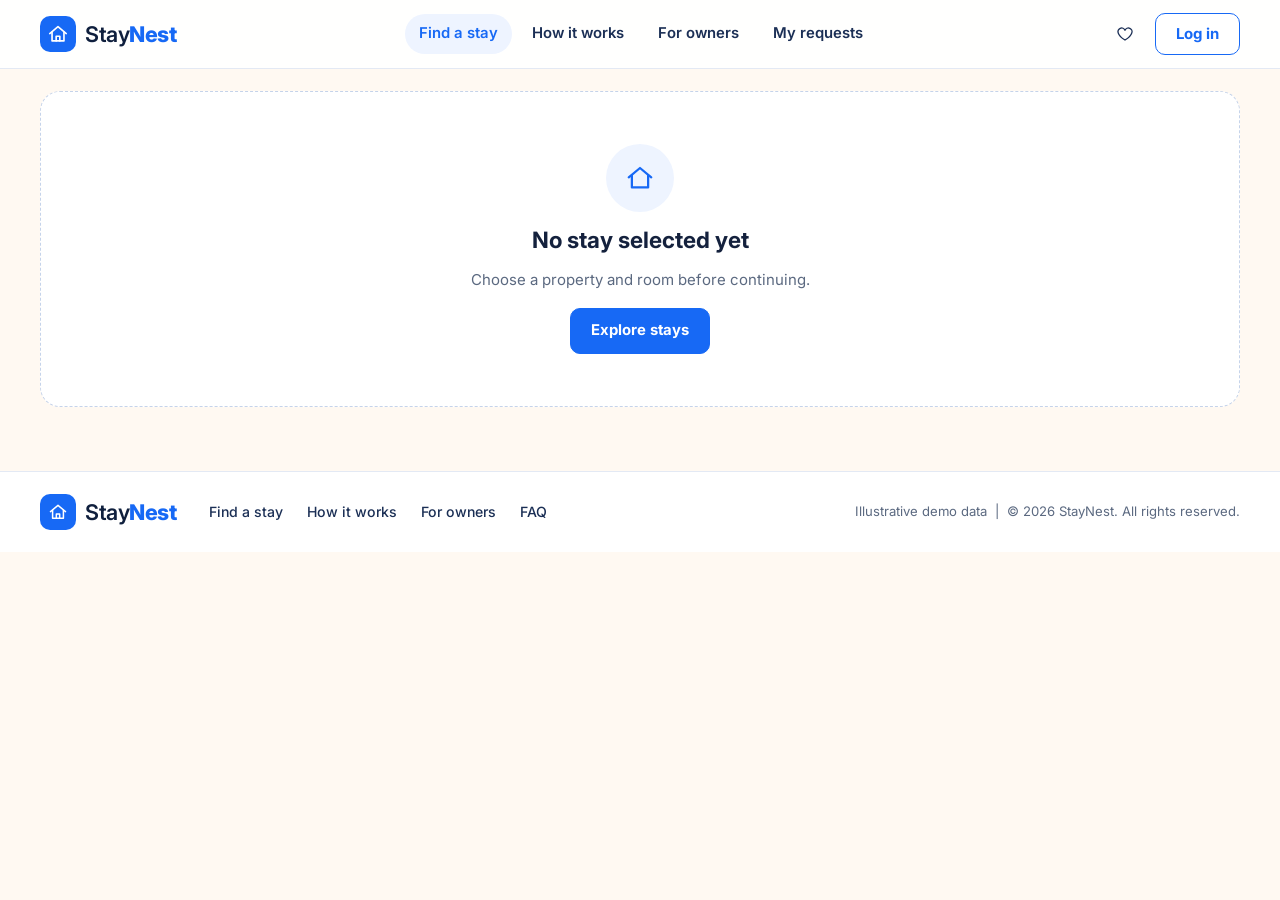
<file: booking.html>
<!DOCTYPE html>
<html lang="en">
<head>
  <meta charset="UTF-8">
  <meta name="viewport" content="width=device-width, initial-scale=1.0">
  <meta name="description" content="Request a stay in three simple steps. The owner confirms your request.">
  <title>Request to stay | StayNest</title>

  <link rel="preconnect" href="https://fonts.googleapis.com">
  <link rel="preconnect" href="https://fonts.gstatic.com" crossorigin>
  <link href="https://fonts.googleapis.com/css2?family=Inter:wght@400;500;600;700;800&display=swap" rel="stylesheet">
  <link rel="stylesheet" href="style.css">
  <link rel="stylesheet" href="booking.css">

  <script src="owner-data.js" defer></script>
  <script src="booking.js" defer></script>
</head>
<body>
  <a class="skip-link" href="#main">Skip to main content</a>
  <header id="siteHeader"></header>

  <main class="wrap book-page" id="main">
    <section class="empty-state" id="noSelection" hidden>
      <span class="empty-icon" data-icon="home" data-size="30"></span>
      <h1 id="noSelectionTitle">No stay selected yet</h1>
      <p id="noSelectionText">Choose a property and room before continuing.</p>
      <div class="empty-actions"><a class="btn btn-primary" href="listings.html">Explore stays</a></div>
    </section>

    <div id="flow" hidden>
      <a class="back-link" id="backToStay" href="listings.html"><span data-icon="left" data-size="16"></span> Back to property</a>
      <h1 class="page-title">My stay request</h1>
      <p class="page-sub">Track the status of your stay request and next steps.</p>

      <ol class="stepper" id="stepper" aria-label="Progress">
        <li class="is-current" data-step="1"><span>1</span><div><strong>Room &amp; move-in</strong><small>Selected room and date</small></div></li>
        <li data-step="2"><span>2</span><div><strong>Your details</strong><small>Share basic information</small></div></li>
        <li data-step="3"><span>3</span><div><strong>Review</strong><small>We'll confirm with owner</small></div></li>
      </ol>

      <div class="book-layout">
        <form class="step-card" id="requestForm" novalidate>
          <p class="form-summary" id="formSummary" role="alert" hidden></p>

          <fieldset class="step-panel" id="step1">
            <legend>Room &amp; move-in</legend>
            <div class="form-grid">
              <div class="field span-2" data-field="room">
                <label for="roomSelect">Room type</label>
                <select class="select" id="roomSelect"></select>
              </div>
              <div class="field" data-field="moveIn">
                <label for="moveIn">Move-in date <span class="req" aria-hidden="true">*</span></label>
                <input class="input" type="date" id="moveIn" required aria-describedby="err-moveIn">
                <p class="field-error" id="err-moveIn" hidden></p>
              </div>
              <div class="field" data-field="duration">
                <label for="duration">Stay duration</label>
                <select class="select" id="duration">
                  <option>3 months</option>
                  <option selected>6 months</option>
                  <option>12 months</option>
                  <option>Flexible</option>
                </select>
              </div>
              <div class="field" data-field="occupants">
                <label for="occupants">Number of occupants</label>
                <select class="select" id="occupants">
                  <option value="1">1</option>
                  <option value="2">2</option>
                  <option value="3">3</option>
                  <option value="4+">4 or more</option>
                </select>
              </div>
            </div>
          </fieldset>

          <fieldset class="step-panel" id="step2" hidden>
            <legend>Your details</legend>
            <div class="form-grid">
              <div class="field span-2" data-field="name">
                <label for="guestName">Full name <span class="req" aria-hidden="true">*</span></label>
                <input class="input" id="guestName" type="text" autocomplete="name" maxlength="80" required aria-describedby="err-name">
                <p class="field-error" id="err-name" hidden></p>
              </div>
              <div class="field" data-field="email">
                <label for="guestEmail">Email address <span class="req" aria-hidden="true">*</span></label>
                <input class="input" id="guestEmail" type="email" autocomplete="email" required placeholder="you@example.com" aria-describedby="err-email">
                <p class="field-error" id="err-email" hidden></p>
              </div>
              <div class="field" data-field="phone">
                <label for="guestPhone">Mobile number <span class="req" aria-hidden="true">*</span></label>
                <input class="input" id="guestPhone" type="tel" inputmode="tel" autocomplete="tel" required placeholder="+91 98765 43210" aria-describedby="err-phone">
                <p class="field-error" id="err-phone" hidden></p>
              </div>
              <div class="field span-2" data-field="message">
                <label for="guestMessage">Message to the owner (optional)</label>
                <textarea class="textarea" id="guestMessage" maxlength="400" placeholder="Tell the owner a little about yourself, e.g. student at IIPS or working in Super Corridor."></textarea>
              </div>
            </div>
          </fieldset>

          <fieldset class="step-panel" id="step3" hidden>
            <legend>Review your request</legend>
            <dl class="review" id="reviewList"></dl>
            <label class="checkline consent" data-field="consent">
              <input type="checkbox" id="consent" aria-describedby="err-consent">
              <span>I understand this is a request, not a confirmed booking. The owner must accept it first.</span>
            </label>
            <p class="field-error" id="err-consent" hidden></p>
          </fieldset>

          <div class="step-actions">
            <button class="btn btn-ghost" type="button" id="backBtn" hidden>Back</button>
            <button class="btn btn-primary" type="submit" id="nextBtn">Continue</button>
          </div>
        </form>

        <aside class="summary-card" aria-label="Stay summary" id="summary"></aside>
      </div>
    </div>

    <section class="success-card" id="success" hidden aria-live="polite">
      <span class="success-icon" data-icon="check" data-size="34"></span>
      <h1>Request sent to the owner</h1>
      <p id="successText"></p>
      <p class="demo-line">Demo prototype: your request is saved only in this browser.</p>
      <div class="empty-actions">
        <a class="btn btn-primary" href="my-bookings.html">View my requests</a>
        <a class="btn" href="listings.html">Keep exploring</a>
      </div>
    </section>
  </main>

  <footer id="siteFooter"></footer>
</body>
</html>
</file>
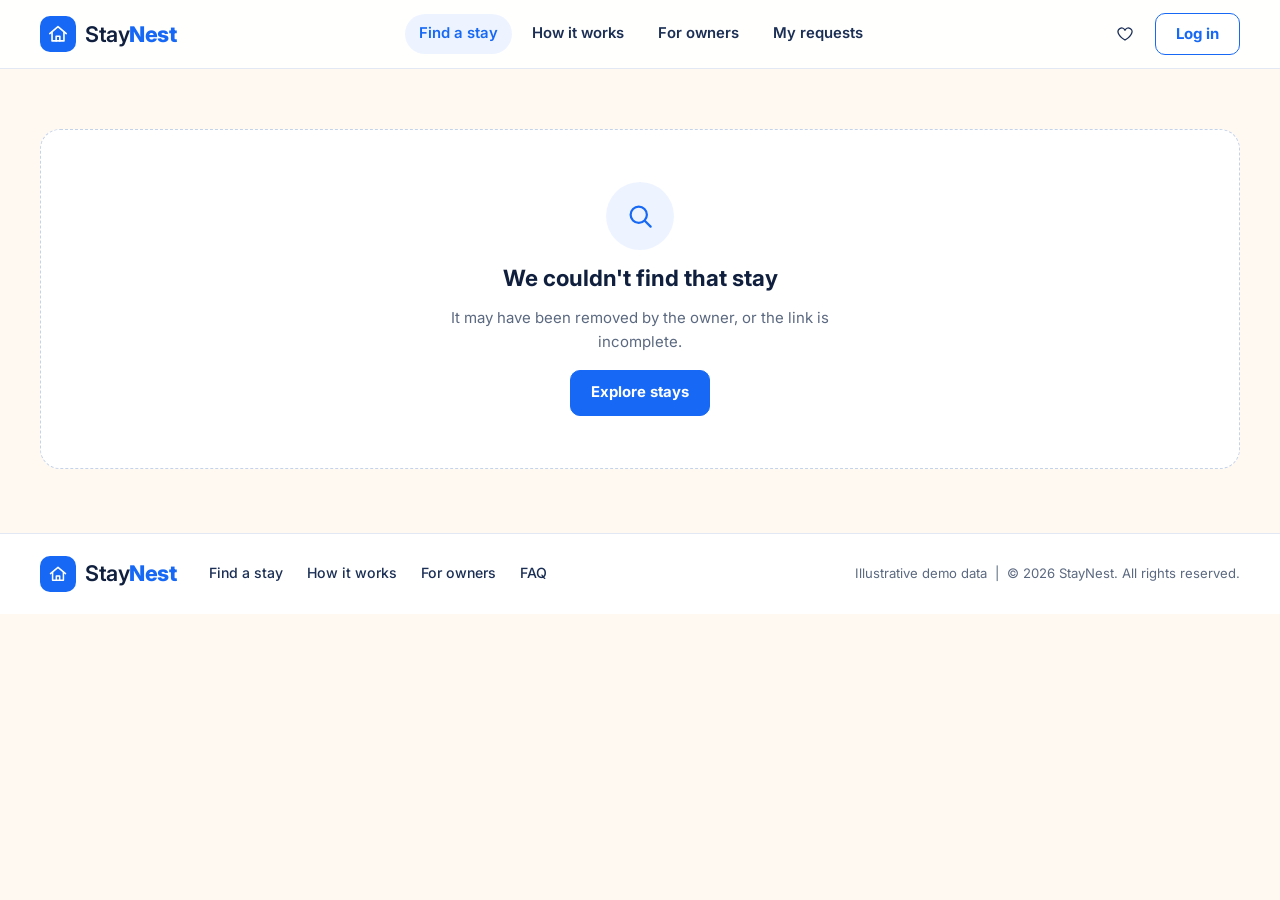
<file: details.html>
<!DOCTYPE html>
<html lang="en">
<head>
  <meta charset="UTF-8">
  <meta name="viewport" content="width=device-width, initial-scale=1.0">
  <meta name="description" content="Room options, amenities, costs and house rules for this StayNest property.">
  <title>Property details | StayNest</title>

  <link rel="preconnect" href="https://fonts.googleapis.com">
  <link rel="preconnect" href="https://fonts.gstatic.com" crossorigin>
  <link href="https://fonts.googleapis.com/css2?family=Inter:wght@400;500;600;700;800&display=swap" rel="stylesheet">
  <link rel="stylesheet" href="style.css">

  <script src="owner-data.js" defer></script>
  <script src="details.js" defer></script>
</head>
<body>
  <a class="skip-link" href="#detailRoot">Skip to property details</a>
  <header id="siteHeader"></header>

  <main class="wrap details-page" id="detailRoot" tabindex="-1">
    <div class="skeleton" style="height:420px;margin-top:24px" aria-label="Loading property"></div>
  </main>

  <!-- Photo viewer -->
  <dialog id="photoDialog" class="photo-dialog" aria-label="Property photos">
    <div class="photo-top">
      <span id="photoCount" aria-live="polite">1 of 1</span>
      <button class="dialog-close photo-close" type="button" data-close aria-label="Close photos"><span data-icon="close" data-size="22"></span></button>
    </div>
    <div class="photo-stage">
      <button class="photo-nav" type="button" id="photoPrev" aria-label="Previous photo"><span data-icon="left" data-size="22"></span></button>
      <div class="photo-frame" id="photoFrame"></div>
      <button class="photo-nav" type="button" id="photoNext" aria-label="Next photo"><span data-icon="right" data-size="22"></span></button>
    </div>
    <div class="photo-thumbs" id="photoThumbs"></div>
  </dialog>

  <!-- Schedule a visit -->
  <dialog id="visitDialog" aria-labelledby="visitTitle">
    <form id="visitForm" novalidate>
      <div class="dialog-head">
        <div>
          <h2 id="visitTitle">Schedule a visit</h2>
          <p id="visitSub">Your request will be sent to the owner.</p>
        </div>
        <button class="dialog-close" type="button" data-close aria-label="Close"><span data-icon="close" data-size="20"></span></button>
      </div>
      <div class="dialog-body visit-body">
        <div class="field" id="visitDateField">
          <label for="visitDate">Select date</label>
          <input class="input" type="date" id="visitDate" required aria-describedby="visitDateError">
          <p class="field-error" id="visitDateError" hidden></p>
        </div>
        <fieldset class="time-group">
          <legend>Select time (IST)</legend>
          <label class="time-chip"><input type="radio" name="visitTime" value="10:00 AM" checked><span>10:00 AM</span></label>
          <label class="time-chip"><input type="radio" name="visitTime" value="2:00 PM"><span>2:00 PM</span></label>
          <label class="time-chip"><input type="radio" name="visitTime" value="4:00 PM"><span>4:00 PM</span></label>
        </fieldset>
        <div class="field">
          <label for="visitNote">Add a note (optional)</label>
          <textarea class="textarea" id="visitNote" maxlength="300" placeholder="e.g. I am a student from IIM Indore. Would like to see the room and know more about the house rules."></textarea>
          <p class="field-hint" id="noteCount" aria-live="off">0/300</p>
        </div>
      </div>
      <div class="dialog-foot">
        <button class="btn btn-ghost" type="button" data-close>Cancel</button>
        <button class="btn btn-primary" type="submit" id="visitSubmit">Request visit</button>
      </div>
    </form>
  </dialog>

  <footer id="siteFooter"></footer>
</body>
</html>
</file>
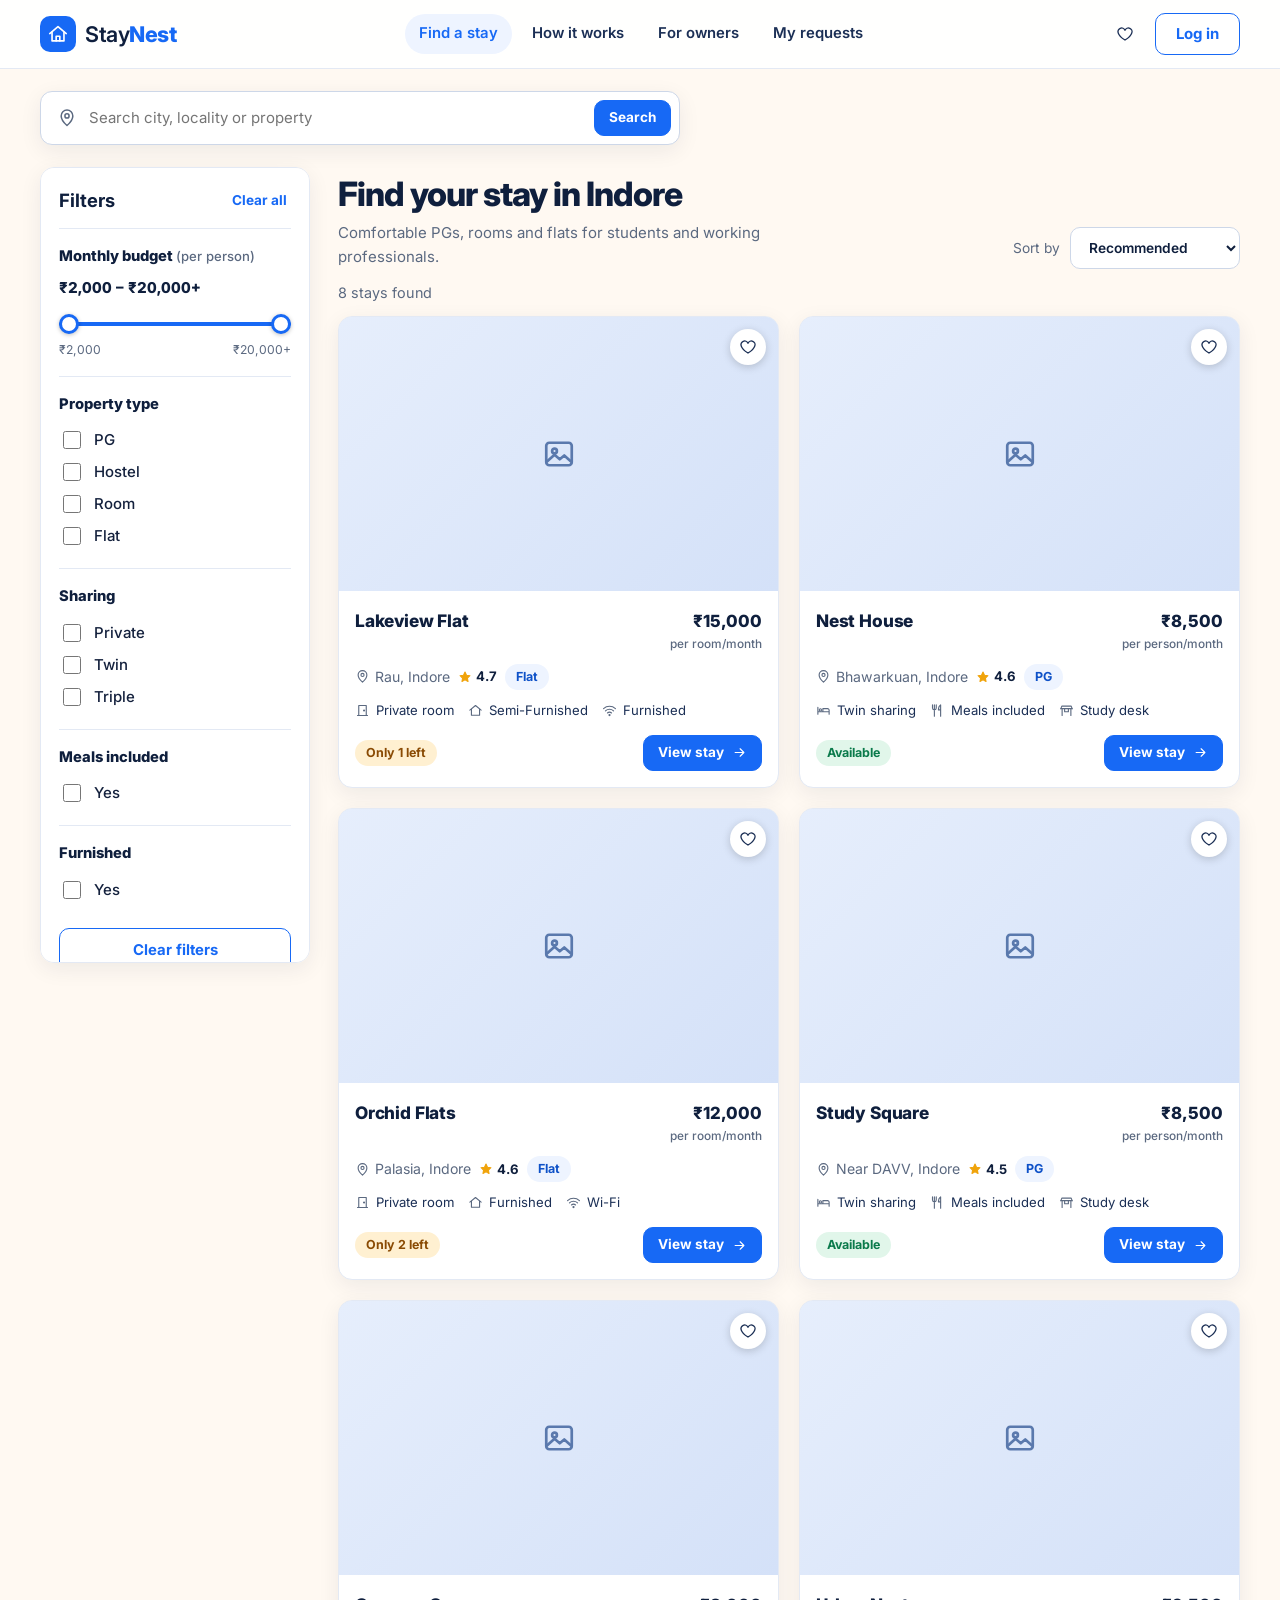
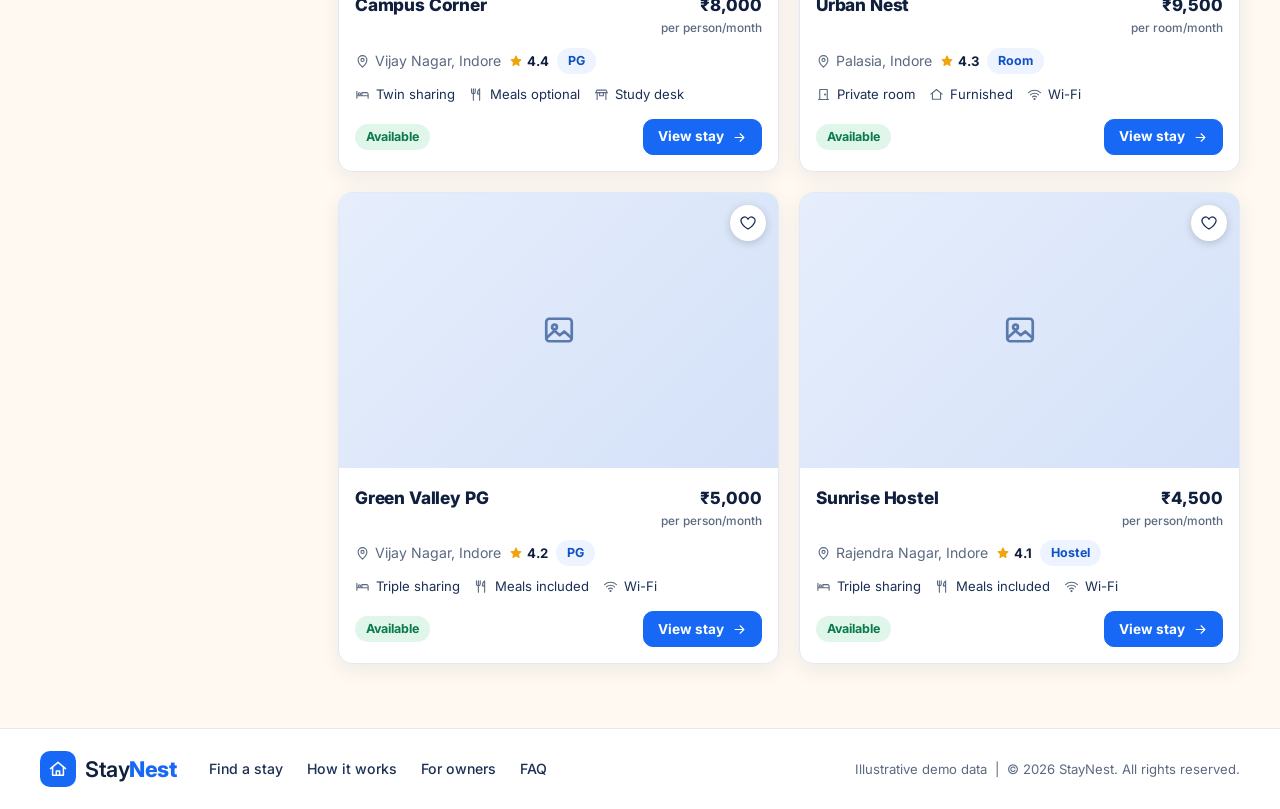
<file: listings.html>
<!DOCTYPE html>
<html lang="en">
<head>
  <meta charset="UTF-8">
  <meta name="viewport" content="width=device-width, initial-scale=1.0">
  <meta name="description" content="Search and filter PGs, hostels, rooms and flats in Indore by budget, sharing, meals and furnishing.">
  <title>Find your stay in Indore | StayNest</title>

  <link rel="preconnect" href="https://fonts.googleapis.com">
  <link rel="preconnect" href="https://fonts.gstatic.com" crossorigin>
  <link href="https://fonts.googleapis.com/css2?family=Inter:wght@400;500;600;700;800&display=swap" rel="stylesheet">
  <link rel="stylesheet" href="style.css">
  <link rel="stylesheet" href="listings.css">

  <script src="owner-data.js" defer></script>
  <script src="listings.js" defer></script>
</head>
<body>
  <a class="skip-link" href="#results">Skip to results</a>
  <header id="siteHeader"></header>

  <main class="wrap list-page">
    <form class="locate" id="locateForm" role="search" aria-label="Search by city or locality">
      <label class="visually-hidden" for="locationSearch">City, locality or property name</label>
      <span class="locate-icon" data-icon="pin" data-size="20"></span>
      <input class="locate-input" id="locationSearch" type="search" list="localityOptions" placeholder="Search city, locality or property" autocomplete="off">
      <datalist id="localityOptions"></datalist>
      <button class="btn btn-primary btn-sm" type="submit">Search</button>
    </form>

    <div class="list-layout">
      <div class="sheet-overlay" id="sheetOverlay" hidden></div>

      <aside class="filters" id="filterPanel" aria-label="Filters">
        <form id="filterForm">
          <div class="filters-head">
            <h2>Filters</h2>
            <button class="text-btn" type="button" id="clearAll">Clear all</button>
            <button class="dialog-close sheet-close" type="button" id="closeSheet" aria-label="Close filters"><span data-icon="close" data-size="20"></span></button>
          </div>

          <fieldset class="filter-group">
            <legend>Monthly budget <span>(per person)</span></legend>
            <p class="budget-read" id="budgetRead" aria-live="polite">₹2,000 – ₹20,000</p>
            <div class="dual-range">
              <input type="range" id="budgetMin" min="2000" max="20000" step="500" value="2000" aria-label="Minimum monthly budget">
              <input type="range" id="budgetMax" min="2000" max="20000" step="500" value="20000" aria-label="Maximum monthly budget">
            </div>
            <div class="range-ends"><span>₹2,000</span><span>₹20,000+</span></div>
          </fieldset>

          <fieldset class="filter-group">
            <legend>Property type</legend>
            <label class="checkline"><input type="checkbox" name="type" value="PG"> PG</label>
            <label class="checkline"><input type="checkbox" name="type" value="Hostel"> Hostel</label>
            <label class="checkline"><input type="checkbox" name="type" value="Room"> Room</label>
            <label class="checkline"><input type="checkbox" name="type" value="Flat"> Flat</label>
          </fieldset>

          <fieldset class="filter-group">
            <legend>Sharing</legend>
            <label class="checkline"><input type="checkbox" name="sharing" value="Private"> Private</label>
            <label class="checkline"><input type="checkbox" name="sharing" value="Twin"> Twin</label>
            <label class="checkline"><input type="checkbox" name="sharing" value="Triple"> Triple</label>
          </fieldset>

          <fieldset class="filter-group">
            <legend>Meals included</legend>
            <label class="checkline"><input type="checkbox" id="mealsFilter"> Yes</label>
          </fieldset>

          <fieldset class="filter-group">
            <legend>Furnished</legend>
            <label class="checkline"><input type="checkbox" id="furnishedFilter"> Yes</label>
          </fieldset>

          <div class="filters-foot">
            <button class="btn btn-block" type="button" id="clearFilters">Clear filters</button>
            <button class="btn btn-primary btn-block sheet-only" type="button" id="applySheet">Show results</button>
          </div>
        </form>
      </aside>

      <section class="results" id="results" tabindex="-1" aria-labelledby="resultsTitle">
        <div class="results-head">
          <div>
            <h1 id="resultsTitle">Find your stay in Indore</h1>
            <p id="resultsSub">Comfortable PGs, rooms and flats for students and working professionals.</p>
          </div>
          <div class="results-tools">
            <button class="btn btn-sm filter-open" type="button" id="openSheet" aria-controls="filterPanel">
              <span data-icon="filter" data-size="16"></span> Filters <span class="count-dot" id="filterCount" hidden>0</span>
            </button>
            <label class="sort-wrap" for="sortSelect">Sort by
              <select class="select" id="sortSelect">
                <option value="recommended">Recommended</option>
                <option value="low">Rent: low to high</option>
                <option value="high">Rent: high to low</option>
                <option value="rating">Top rated</option>
              </select>
            </label>
          </div>
        </div>

        <div class="chip-row" id="chipRow" aria-label="Active filters"></div>
        <p class="results-count" id="resultsCount" aria-live="polite"></p>

        <div class="listing-grid" id="listingGrid"></div>

        <section class="empty-state" id="emptyState" hidden>
          <span class="empty-icon" data-icon="search" data-size="30"></span>
          <h2 id="emptyTitle">No stays match these filters</h2>
          <p id="emptyText">Try adjusting your location, budget or room type.</p>
          <div class="empty-actions">
            <button class="btn btn-primary" type="button" id="emptyClear">Clear filters</button>
          </div>
        </section>
      </section>
    </div>
  </main>

  <footer id="siteFooter"></footer>
</body>
</html>
</file>
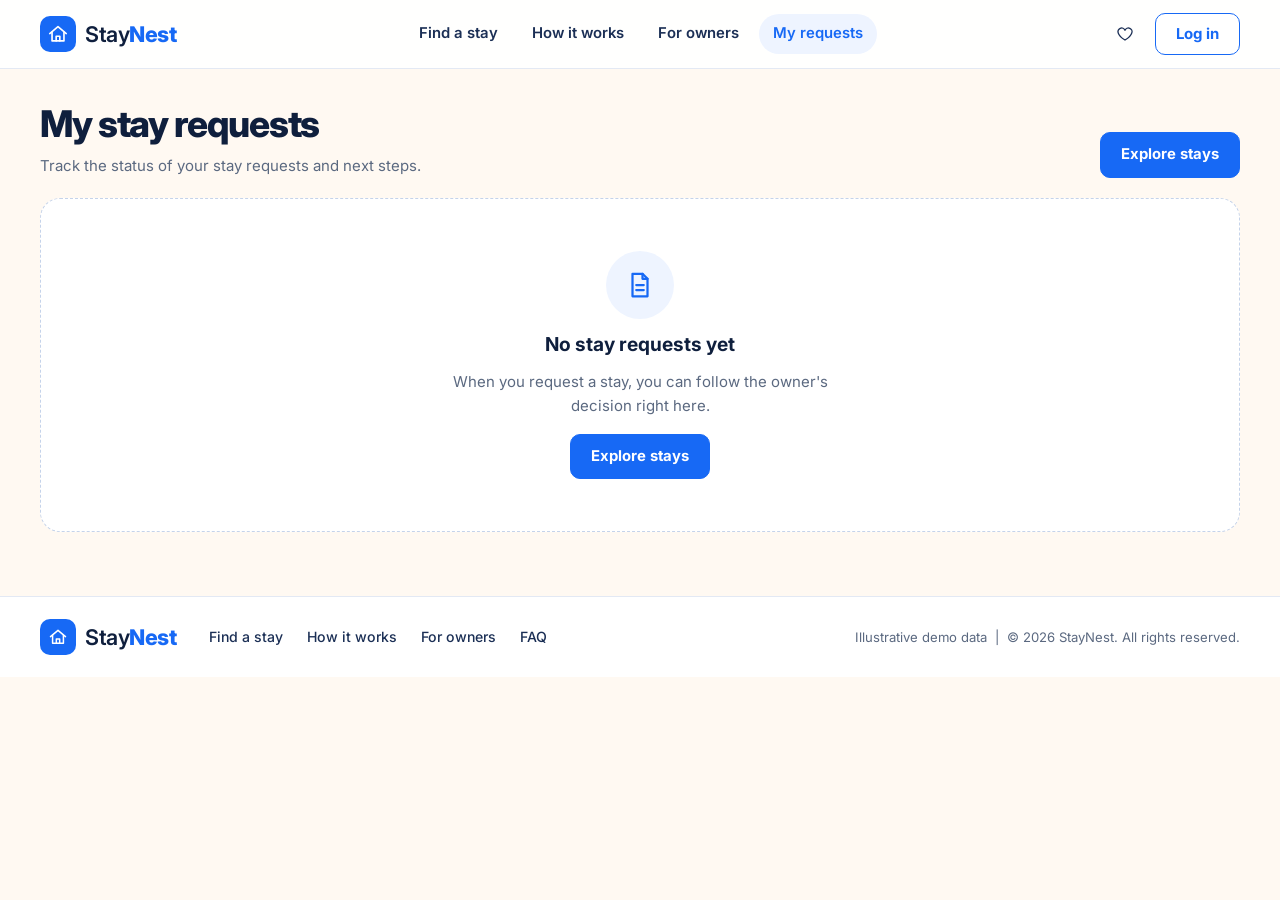
<file: my-bookings.html>
<!DOCTYPE html>
<html lang="en">
<head>
  <meta charset="UTF-8">
  <meta name="viewport" content="width=device-width, initial-scale=1.0">
  <meta name="description" content="Track your StayNest stay requests and scheduled visits.">
  <title>My stay requests | StayNest</title>

  <link rel="preconnect" href="https://fonts.googleapis.com">
  <link rel="preconnect" href="https://fonts.gstatic.com" crossorigin>
  <link href="https://fonts.googleapis.com/css2?family=Inter:wght@400;500;600;700;800&display=swap" rel="stylesheet">
  <link rel="stylesheet" href="style.css">
  <link rel="stylesheet" href="my-bookings.css">

  <script src="owner-data.js" defer></script>
  <script src="my-bookings.js" defer></script>
</head>
<body>
  <a class="skip-link" href="#main">Skip to main content</a>
  <header id="siteHeader"></header>

  <main class="wrap req-page" id="main">
    <div class="req-head">
      <div>
        <h1>My stay requests</h1>
        <p>Track the status of your stay requests and next steps.</p>
      </div>
      <a class="btn btn-primary" href="listings.html">Explore stays</a>
    </div>

    <div class="tabs" role="tablist" aria-label="Filter requests" id="tabs">
      <button type="button" role="tab" class="tab is-active" data-filter="all" aria-selected="true">All <span class="tab-count" id="countAll">0</span></button>
      <button type="button" role="tab" class="tab" data-filter="pending" aria-selected="false">Awaiting <span class="tab-count" id="countPending">0</span></button>
      <button type="button" role="tab" class="tab" data-filter="approved" aria-selected="false">Approved <span class="tab-count" id="countApproved">0</span></button>
      <button type="button" role="tab" class="tab" data-filter="closed" aria-selected="false">Closed <span class="tab-count" id="countClosed">0</span></button>
    </div>

    <section id="requestList" class="request-list" aria-live="polite" aria-label="Your requests"></section>

    <section class="empty-state" id="emptyAll" hidden>
      <span class="empty-icon" data-icon="file" data-size="30"></span>
      <h2>No stay requests yet</h2>
      <p>When you request a stay, you can follow the owner's decision right here.</p>
      <div class="empty-actions"><a class="btn btn-primary" href="listings.html">Explore stays</a></div>
    </section>

    <section class="empty-state" id="emptyFilter" hidden>
      <span class="empty-icon" data-icon="search" data-size="30"></span>
      <h2>Nothing in this view</h2>
      <p>None of your requests have this status right now.</p>
      <div class="empty-actions"><button class="btn btn-primary" type="button" id="showAll">Show all requests</button></div>
    </section>

    <section class="visits" id="visitsSection" aria-labelledby="visitsTitle" hidden>
      <h2 id="visitsTitle">Your scheduled visits</h2>
      <ul id="visitList" class="visit-list"></ul>
    </section>
  </main>

  <dialog id="detailsDialog" aria-labelledby="detailsTitle">
    <div class="dialog-head">
      <div><h2 id="detailsTitle">Request details</h2><p id="detailsSub"></p></div>
      <button class="dialog-close" type="button" data-close aria-label="Close details"><span data-icon="close" data-size="20"></span></button>
    </div>
    <div class="dialog-body" id="detailsBody"></div>
    <div class="dialog-foot"><button class="btn btn-ghost" type="button" data-close>Close</button></div>
  </dialog>

  <dialog id="confirmDialog" class="confirm-dialog" aria-labelledby="confirmTitle" aria-describedby="confirmMessage">
    <div class="dialog-head"><h2 id="confirmTitle">Confirm</h2></div>
    <div class="dialog-body"><p id="confirmMessage"></p></div>
    <div class="dialog-foot">
      <button class="btn btn-ghost" type="button" id="confirmCancel">Go back</button>
      <button class="btn btn-danger-solid" type="button" id="confirmOk">Confirm</button>
    </div>
  </dialog>

  <footer id="siteFooter"></footer>
</body>
</html>
</file>
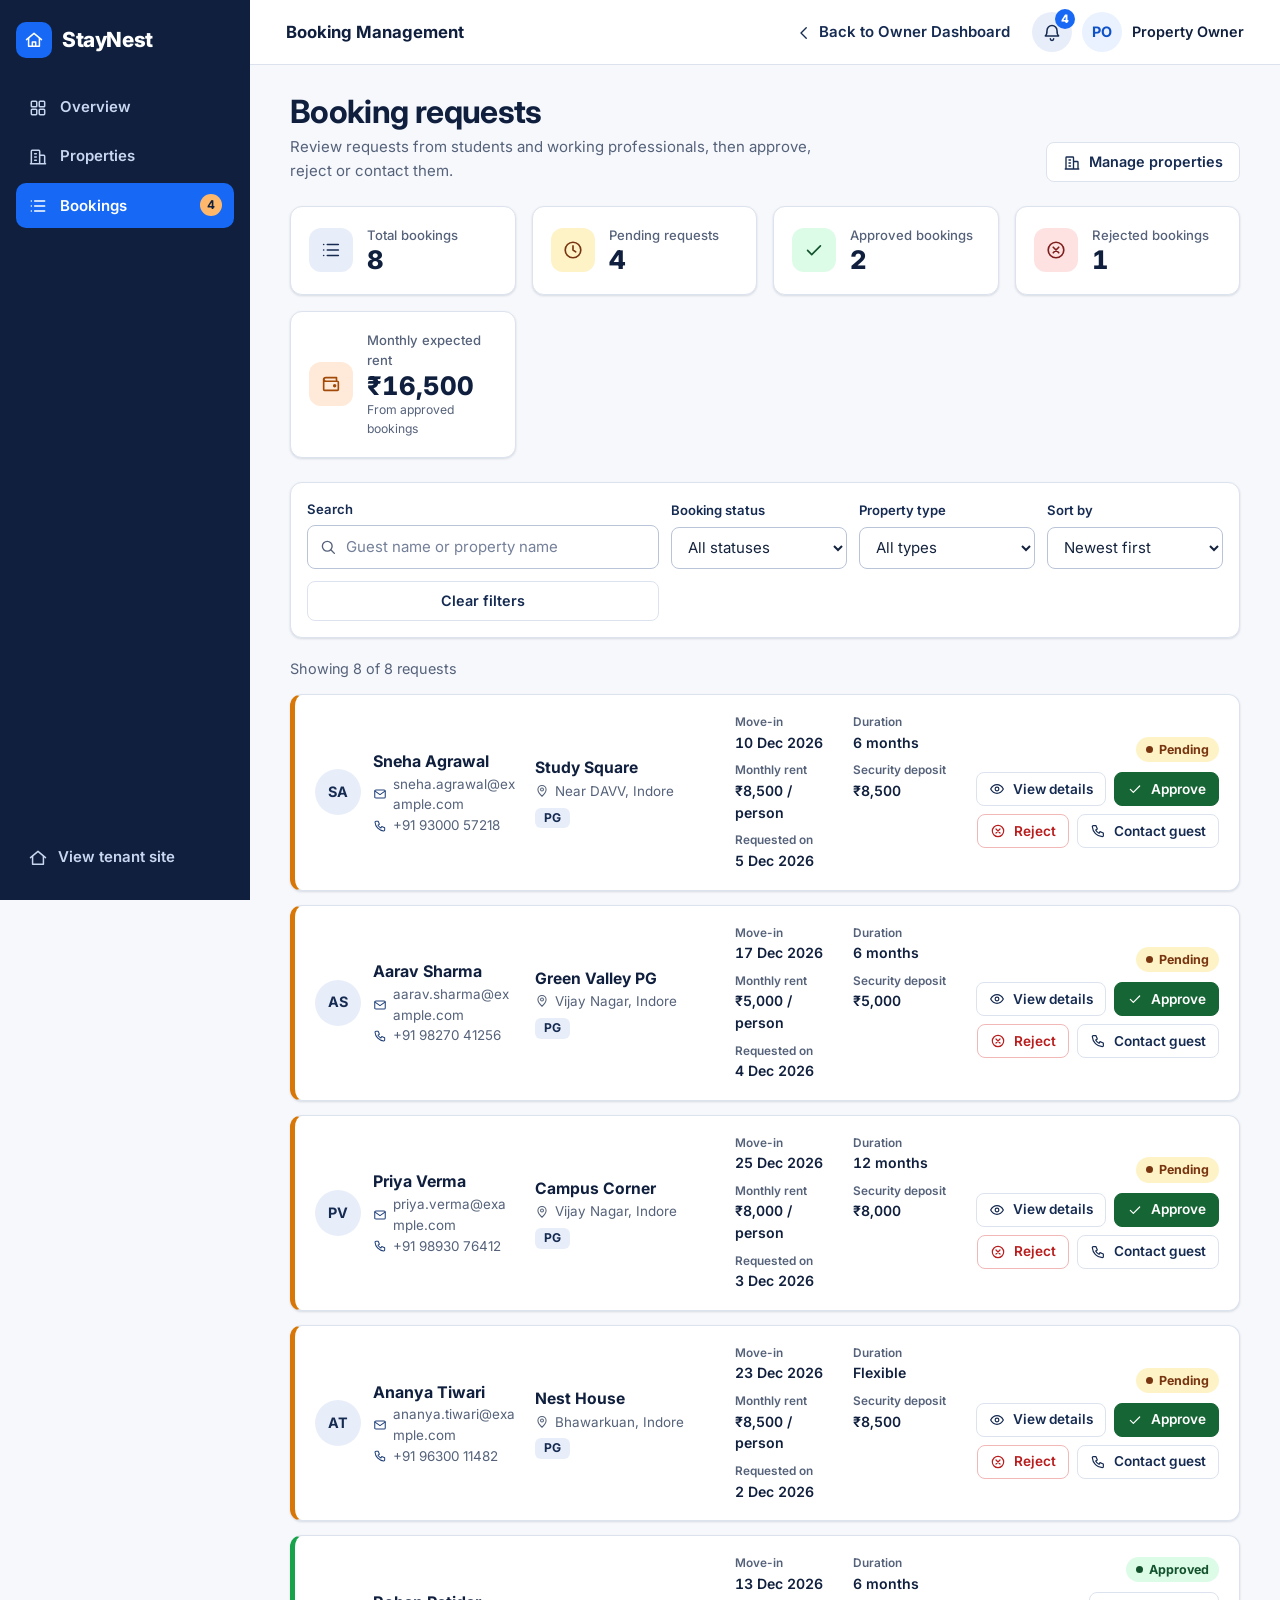
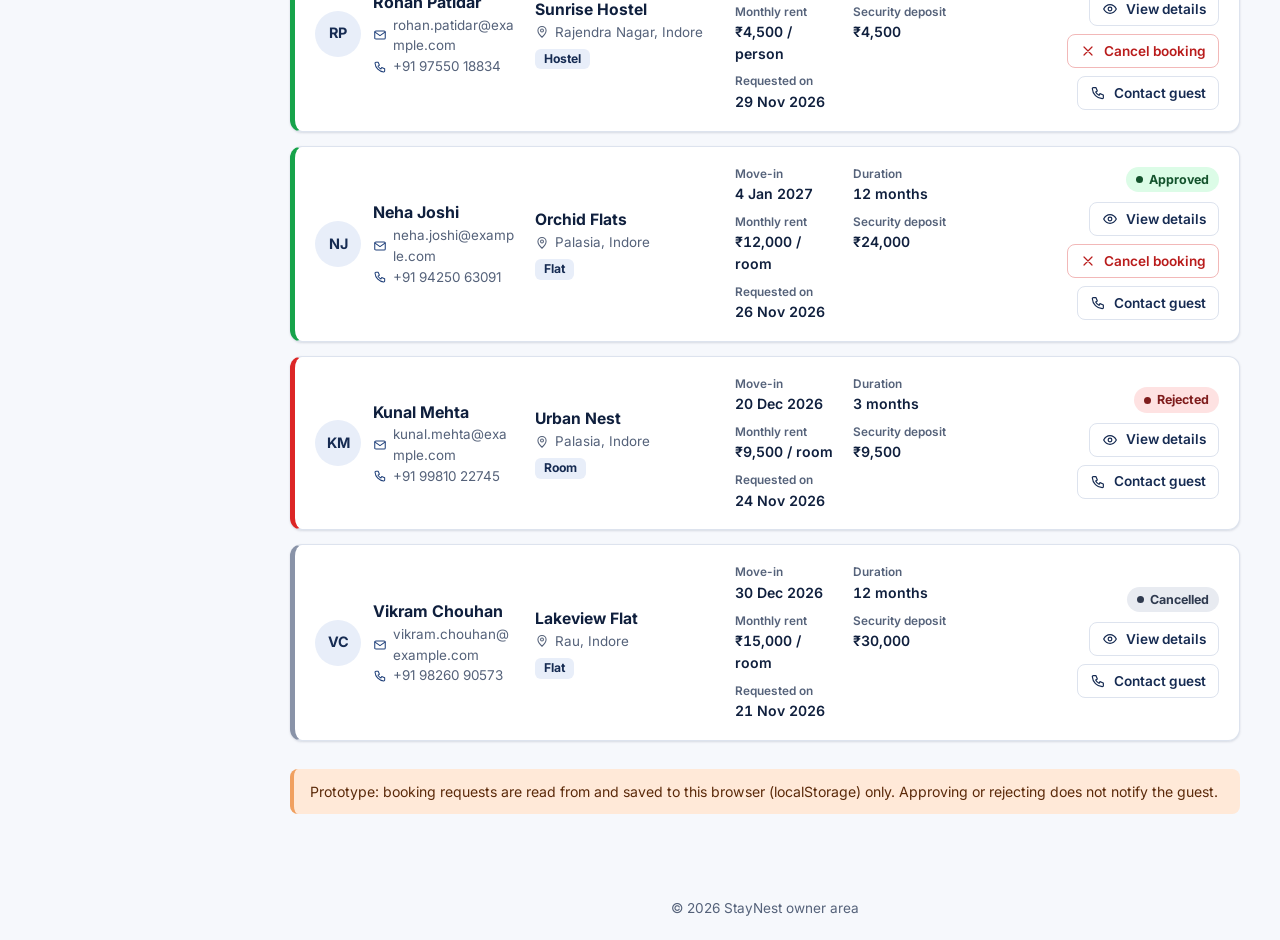
<file: owner-booking.html>
<!DOCTYPE html>
<html lang="en">
<head>
  <meta charset="UTF-8">
  <meta name="viewport" content="width=device-width, initial-scale=1.0">
  <meta name="description" content="Review, approve and manage booking requests for your StayNest properties.">
  <title>Booking Management | StayNest Owner</title>

  <link rel="preconnect" href="https://fonts.googleapis.com">
  <link rel="preconnect" href="https://fonts.gstatic.com" crossorigin>
  <link href="https://fonts.googleapis.com/css2?family=Inter:wght@400;500;600;700;800&display=swap" rel="stylesheet">
  <link rel="stylesheet" href="owner-dashboard.css">
  <link rel="stylesheet" href="owner-booking.css">

  <script src="owner-data.js" defer></script>
  <script src="owner-booking.js" defer></script>
</head>
<body>
  <a class="skip-link" href="#main">Skip to main content</a>

  <div class="owner-shell">
    <aside class="owner-side" aria-label="Owner navigation">
      <a class="brand" href="owner-dashboard.html" aria-label="StayNest owner dashboard">
        <span class="brand-mark" data-icon="logo" data-size="20"></span> StayNest
      </a>
      <nav class="side-nav">
        <a href="owner-dashboard.html"><span data-icon="grid" data-size="20"></span> Overview</a>
        <a href="owner-properties.html"><span data-icon="building" data-size="20"></span> Properties</a>
        <a href="owner-booking.html" aria-current="page"><span data-icon="list" data-size="20"></span> Bookings <b class="side-badge" id="sidePending" hidden>0</b></a>
      </nav>
      <div class="side-foot"><a href="index.html"><span data-icon="home" data-size="20"></span> View tenant site</a></div>
    </aside>
    <div class="owner-body">
    <header class="owner-header">
      <a class="brand" href="owner-dashboard.html" aria-label="StayNest owner dashboard">
        <span class="brand-mark" data-icon="logo" data-size="20"></span> StayNest
      </a>
      <p class="header-title">Booking Management</p>
      <div class="header-actions">
      <a class="header-link" href="owner-dashboard.html">
        <span data-icon="back" data-size="18"></span>
        <span class="link-text">Back to Owner Dashboard</span>
      </a>
        <a class="icon-button" id="notifyLink" href="owner-booking.html?status=pending" aria-label="Booking notifications">
          <span data-icon="bell" data-size="20"></span>
          <span class="notify-count" id="notifyCount" hidden>0</span>
        </a>
        <div class="owner-chip">
          <span class="avatar" id="ownerAvatar" aria-hidden="true">O</span>
          <span class="owner-name" id="ownerName">Property Owner</span>
        </div>
      </div>
    </header>

  <main class="owner-main" id="main">
    <div class="page-head">
      <div>
        <h1>Booking requests</h1>
        <p>Review requests from students and working professionals, then approve, reject or contact them.</p>
      </div>
      <a class="btn" href="owner-properties.html">
        <span data-icon="building" data-size="18"></span> Manage properties
      </a>
    </div>

    <div id="storageWarning" class="storage-warning" role="alert" hidden>
      Saved booking data in this browser could not be read, so it has not been changed.
      A backup copy was kept.
    </div>

    <section class="stats-grid" aria-label="Booking statistics">
      <article class="stat-card">
        <span class="stat-icon" data-icon="list" data-size="22"></span>
        <div>
          <p class="stat-label">Total bookings</p>
          <p class="stat-value" id="statTotal">0</p>
        </div>
      </article>
      <article class="stat-card">
        <span class="stat-icon is-amber" data-icon="clock" data-size="22"></span>
        <div>
          <p class="stat-label">Pending requests</p>
          <p class="stat-value" id="statPending">0</p>
        </div>
      </article>
      <article class="stat-card">
        <span class="stat-icon is-green" data-icon="check" data-size="22"></span>
        <div>
          <p class="stat-label">Approved bookings</p>
          <p class="stat-value" id="statApproved">0</p>
        </div>
      </article>
      <article class="stat-card">
        <span class="stat-icon is-red" data-icon="x" data-size="22"></span>
        <div>
          <p class="stat-label">Rejected bookings</p>
          <p class="stat-value" id="statRejected">0</p>
        </div>
      </article>
      <article class="stat-card">
        <span class="stat-icon is-orange" data-icon="wallet" data-size="22"></span>
        <div>
          <p class="stat-label">Monthly expected rent</p>
          <p class="stat-value" id="statRent">₹0</p>
          <p class="stat-hint">From approved bookings</p>
        </div>
      </article>
    </section>

    <form class="toolbar" id="filterForm" role="search" aria-label="Search and filter bookings">
      <div class="field">
        <label for="searchInput">Search</label>
        <div class="search-wrap">
          <span data-icon="search" data-size="18"></span>
          <input class="input" id="searchInput" type="search" placeholder="Guest name or property name" autocomplete="off">
        </div>
      </div>

      <div class="field">
        <label for="statusFilter">Booking status</label>
        <select class="select" id="statusFilter">
          <option value="all">All statuses</option>
          <option value="pending">Pending</option>
          <option value="approved">Approved</option>
          <option value="rejected">Rejected</option>
          <option value="cancelled">Cancelled</option>
        </select>
      </div>

      <div class="field">
        <label for="typeFilter">Property type</label>
        <select class="select" id="typeFilter">
          <option value="all">All types</option>
          <option value="PG">PG</option>
          <option value="Hostel">Hostel</option>
          <option value="Room">Room</option>
          <option value="Flat">Flat</option>
        </select>
      </div>

      <div class="field">
        <label for="sortSelect">Sort by</label>
        <select class="select" id="sortSelect">
          <option value="newest">Newest first</option>
          <option value="oldest">Oldest first</option>
        </select>
      </div>

      <div class="field">
        <button class="btn" type="button" id="clearFilters">Clear filters</button>
      </div>
    </form>

    <p class="results-line" id="resultsLine" aria-live="polite"></p>

    <section id="bookingList" class="booking-list" aria-label="Booking requests"></section>

    <section class="empty-state" id="emptyNone" hidden>
      <span class="empty-icon" data-icon="list" data-size="30"></span>
      <h2>No booking requests yet</h2>
      <p>When a tenant requests one of your active properties, it appears here for your decision.</p>
      <div class="empty-actions">
        <a class="btn btn-primary" href="owner-properties.html">Review your properties</a>
        <button class="btn" type="button" id="loadSamples">Load sample requests</button>
      </div>
    </section>

    <section class="empty-state" id="emptySearch" hidden>
      <span class="empty-icon" data-icon="search" data-size="30"></span>
      <h2>No results for your search</h2>
      <p id="emptySearchText">Check the spelling of the guest or property name.</p>
      <div class="empty-actions">
        <button class="btn btn-primary" type="button" data-action="clear">Clear search</button>
      </div>
    </section>

    <section class="empty-state" id="emptyFiltered" hidden>
      <span class="empty-icon" data-icon="list" data-size="30"></span>
      <h2>No bookings match these filters</h2>
      <p>Change the status or property type, or clear the filters to see every request.</p>
      <div class="empty-actions">
        <button class="btn btn-primary" type="button" data-action="clear">Clear filters</button>
      </div>
    </section>

    <p class="prototype-note">
      Prototype: booking requests are read from and saved to this browser (localStorage) only.
      Approving or rejecting does not notify the guest.
    </p>
  </main>
    <footer class="owner-footer">&copy; <span id="year"></span> StayNest owner area</footer>
    </div>
  </div>

  <!-- Booking details -->
  <dialog id="detailsDialog" aria-labelledby="detailsTitle">
    <div class="dialog-head">
      <div>
        <h2 id="detailsTitle">Booking details</h2>
        <p id="detailsSubtitle"></p>
      </div>
      <button class="dialog-close" type="button" data-close aria-label="Close details">
        <span data-icon="close" data-size="20"></span>
      </button>
    </div>
    <div class="dialog-body" id="detailsBody"></div>
    <div class="dialog-foot" id="detailsFoot"></div>
  </dialog>

  <!-- Contact guest -->
  <dialog id="contactDialog" class="confirm-dialog" aria-labelledby="contactTitle">
    <div class="dialog-head">
      <div>
        <h2 id="contactTitle">Contact guest</h2>
        <p id="contactSubtitle"></p>
      </div>
      <button class="dialog-close" type="button" data-close aria-label="Close contact options">
        <span data-icon="close" data-size="20"></span>
      </button>
    </div>
    <div class="dialog-body contact-options" id="contactBody"></div>
  </dialog>

  <!-- Confirmation -->
  <dialog id="confirmDialog" class="confirm-dialog" aria-labelledby="confirmTitle" aria-describedby="confirmMessage">
    <div class="dialog-head">
      <h2 id="confirmTitle">Confirm</h2>
    </div>
    <div class="dialog-body"><p id="confirmMessage"></p></div>
    <div class="dialog-foot">
      <button class="btn" type="button" id="confirmCancel">Go back</button>
      <button class="btn btn-danger" type="button" id="confirmOk">Confirm</button>
    </div>
  </dialog>

  <div id="toast" class="toast" role="status" aria-live="polite" hidden></div>

</body>
</html>
</file>
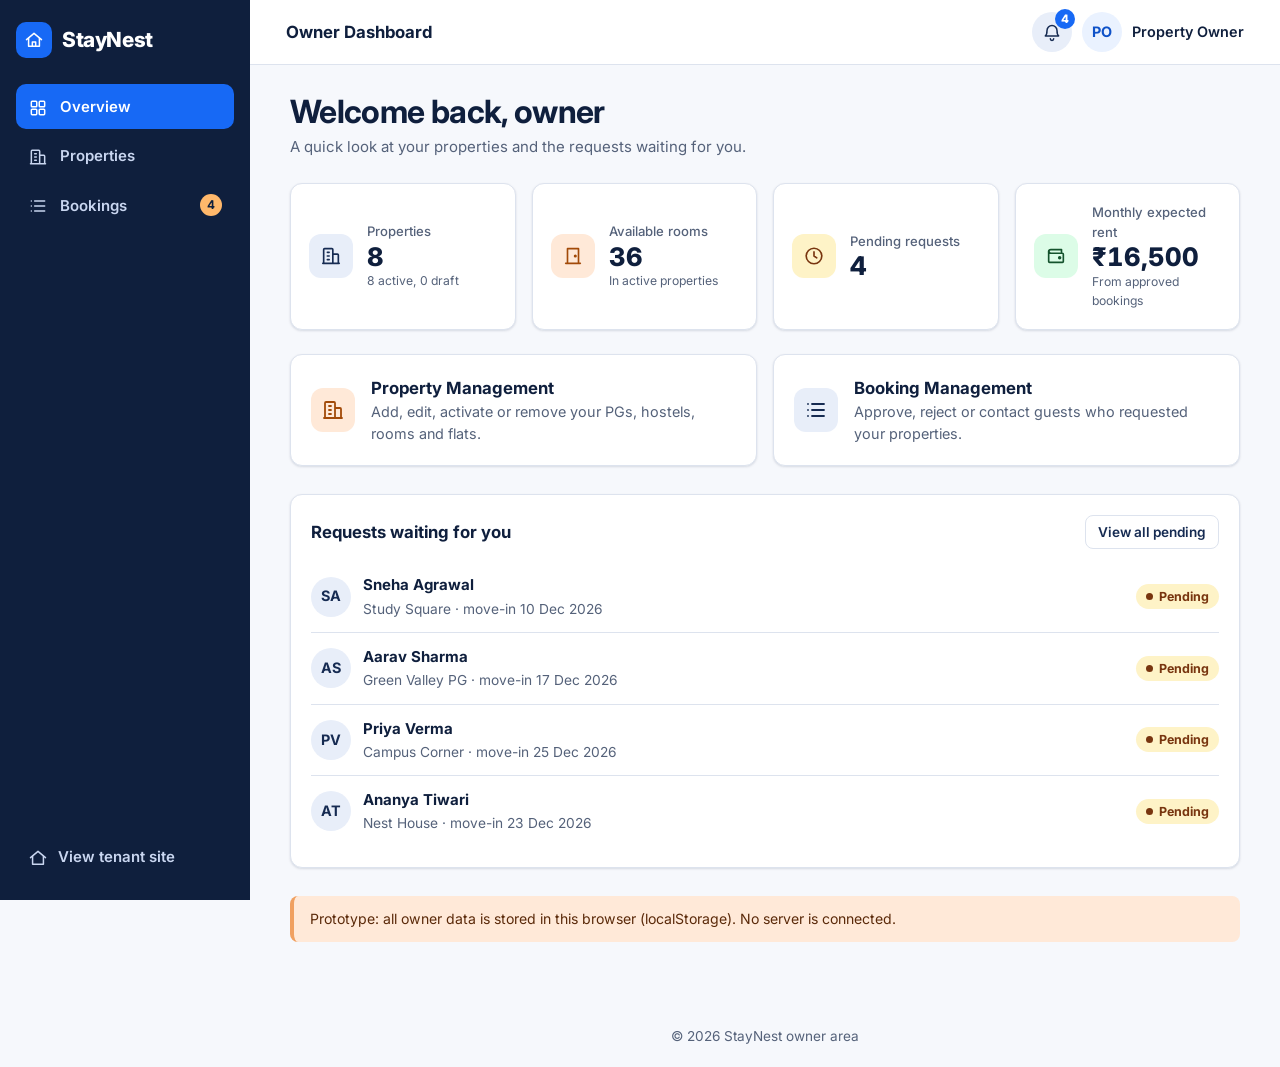
<file: owner-dashboard.html>
<!DOCTYPE html>
<html lang="en">
<head>
  <meta charset="UTF-8">
  <meta name="viewport" content="width=device-width, initial-scale=1.0">
  <meta name="description" content="Owner dashboard for managing StayNest properties and booking requests.">
  <title>Owner Dashboard | StayNest</title>

  <link rel="preconnect" href="https://fonts.googleapis.com">
  <link rel="preconnect" href="https://fonts.gstatic.com" crossorigin>
  <link href="https://fonts.googleapis.com/css2?family=Inter:wght@400;500;600;700;800&display=swap" rel="stylesheet">
  <link rel="stylesheet" href="owner-dashboard.css">

  <script src="owner-data.js" defer></script>
  <script src="owner-dashboard.js" defer></script>
</head>
<body>
  <a class="skip-link" href="#main">Skip to main content</a>

  <div class="owner-shell">
    <aside class="owner-side" aria-label="Owner navigation">
      <a class="brand" href="owner-dashboard.html" aria-label="StayNest owner dashboard">
        <span class="brand-mark" data-icon="logo" data-size="20"></span> StayNest
      </a>
      <nav class="side-nav">
        <a href="owner-dashboard.html" aria-current="page"><span data-icon="grid" data-size="20"></span> Overview</a>
        <a href="owner-properties.html"><span data-icon="building" data-size="20"></span> Properties</a>
        <a href="owner-booking.html"><span data-icon="list" data-size="20"></span> Bookings <b class="side-badge" id="sidePending" hidden>0</b></a>
      </nav>
      <div class="side-foot"><a href="index.html"><span data-icon="home" data-size="20"></span> View tenant site</a></div>
    </aside>
    <div class="owner-body">
    <header class="owner-header">
      <a class="brand" href="owner-dashboard.html" aria-label="StayNest owner dashboard">
        <span class="brand-mark" data-icon="logo" data-size="20"></span> StayNest
      </a>
      <p class="header-title">Owner Dashboard</p>
      <div class="header-actions">
        <a class="icon-button" id="notifyLink" href="owner-booking.html?status=pending" aria-label="Booking notifications">
          <span data-icon="bell" data-size="20"></span>
          <span class="notify-count" id="notifyCount" hidden>0</span>
        </a>
        <div class="owner-chip">
          <span class="avatar" id="ownerAvatar" aria-hidden="true">O</span>
          <span class="owner-name" id="ownerName">Property Owner</span>
        </div>
      </div>
    </header>

  <main class="owner-main" id="main">
    <div class="page-head">
      <div>
        <h1>Welcome back, <span id="welcomeName">owner</span></h1>
        <p>A quick look at your properties and the requests waiting for you.</p>
      </div>
    </div>

    <section class="stats-grid" aria-label="Overview">
      <article class="stat-card">
        <span class="stat-icon" data-icon="building" data-size="22"></span>
        <div>
          <p class="stat-label">Properties</p>
          <p class="stat-value" id="statProperties">0</p>
          <p class="stat-hint" id="statPropertiesHint"></p>
        </div>
      </article>
      <article class="stat-card">
        <span class="stat-icon is-orange" data-icon="door" data-size="22"></span>
        <div>
          <p class="stat-label">Available rooms</p>
          <p class="stat-value" id="statRooms">0</p>
          <p class="stat-hint">In active properties</p>
        </div>
      </article>
      <article class="stat-card">
        <span class="stat-icon is-amber" data-icon="clock" data-size="22"></span>
        <div>
          <p class="stat-label">Pending requests</p>
          <p class="stat-value" id="statPending">0</p>
        </div>
      </article>
      <article class="stat-card">
        <span class="stat-icon is-green" data-icon="wallet" data-size="22"></span>
        <div>
          <p class="stat-label">Monthly expected rent</p>
          <p class="stat-value" id="statRent">₹0</p>
          <p class="stat-hint">From approved bookings</p>
        </div>
      </article>
    </section>

    <section class="hub-grid" aria-label="Owner tools">
      <a class="hub-card" href="owner-properties.html">
        <span class="stat-icon is-orange" data-icon="building" data-size="24"></span>
        <div>
          <h2>Property Management</h2>
          <p>Add, edit, activate or remove your PGs, hostels, rooms and flats.</p>
        </div>
      </a>
      <a class="hub-card" href="owner-booking.html">
        <span class="stat-icon" data-icon="list" data-size="24"></span>
        <div>
          <h2>Booking Management</h2>
          <p>Approve, reject or contact guests who requested your properties.</p>
        </div>
      </a>
    </section>

    <section class="recent" aria-labelledby="recentTitle">
      <div class="recent-head">
        <h2 id="recentTitle">Requests waiting for you</h2>
        <a class="btn btn-small" href="owner-booking.html?status=pending">View all pending</a>
      </div>
      <ul class="recent-list" id="recentList"></ul>
      <p class="recent-empty" id="recentEmpty" hidden>No pending requests right now.</p>
    </section>

    <p class="prototype-note">
      Prototype: all owner data is stored in this browser (localStorage). No server is connected.
    </p>
  </main>
    <footer class="owner-footer">&copy; <span id="year"></span> StayNest owner area</footer>
    </div>
  </div>

  <div id="toast" class="toast" role="status" aria-live="polite" hidden></div>

</body>
</html>
</file>
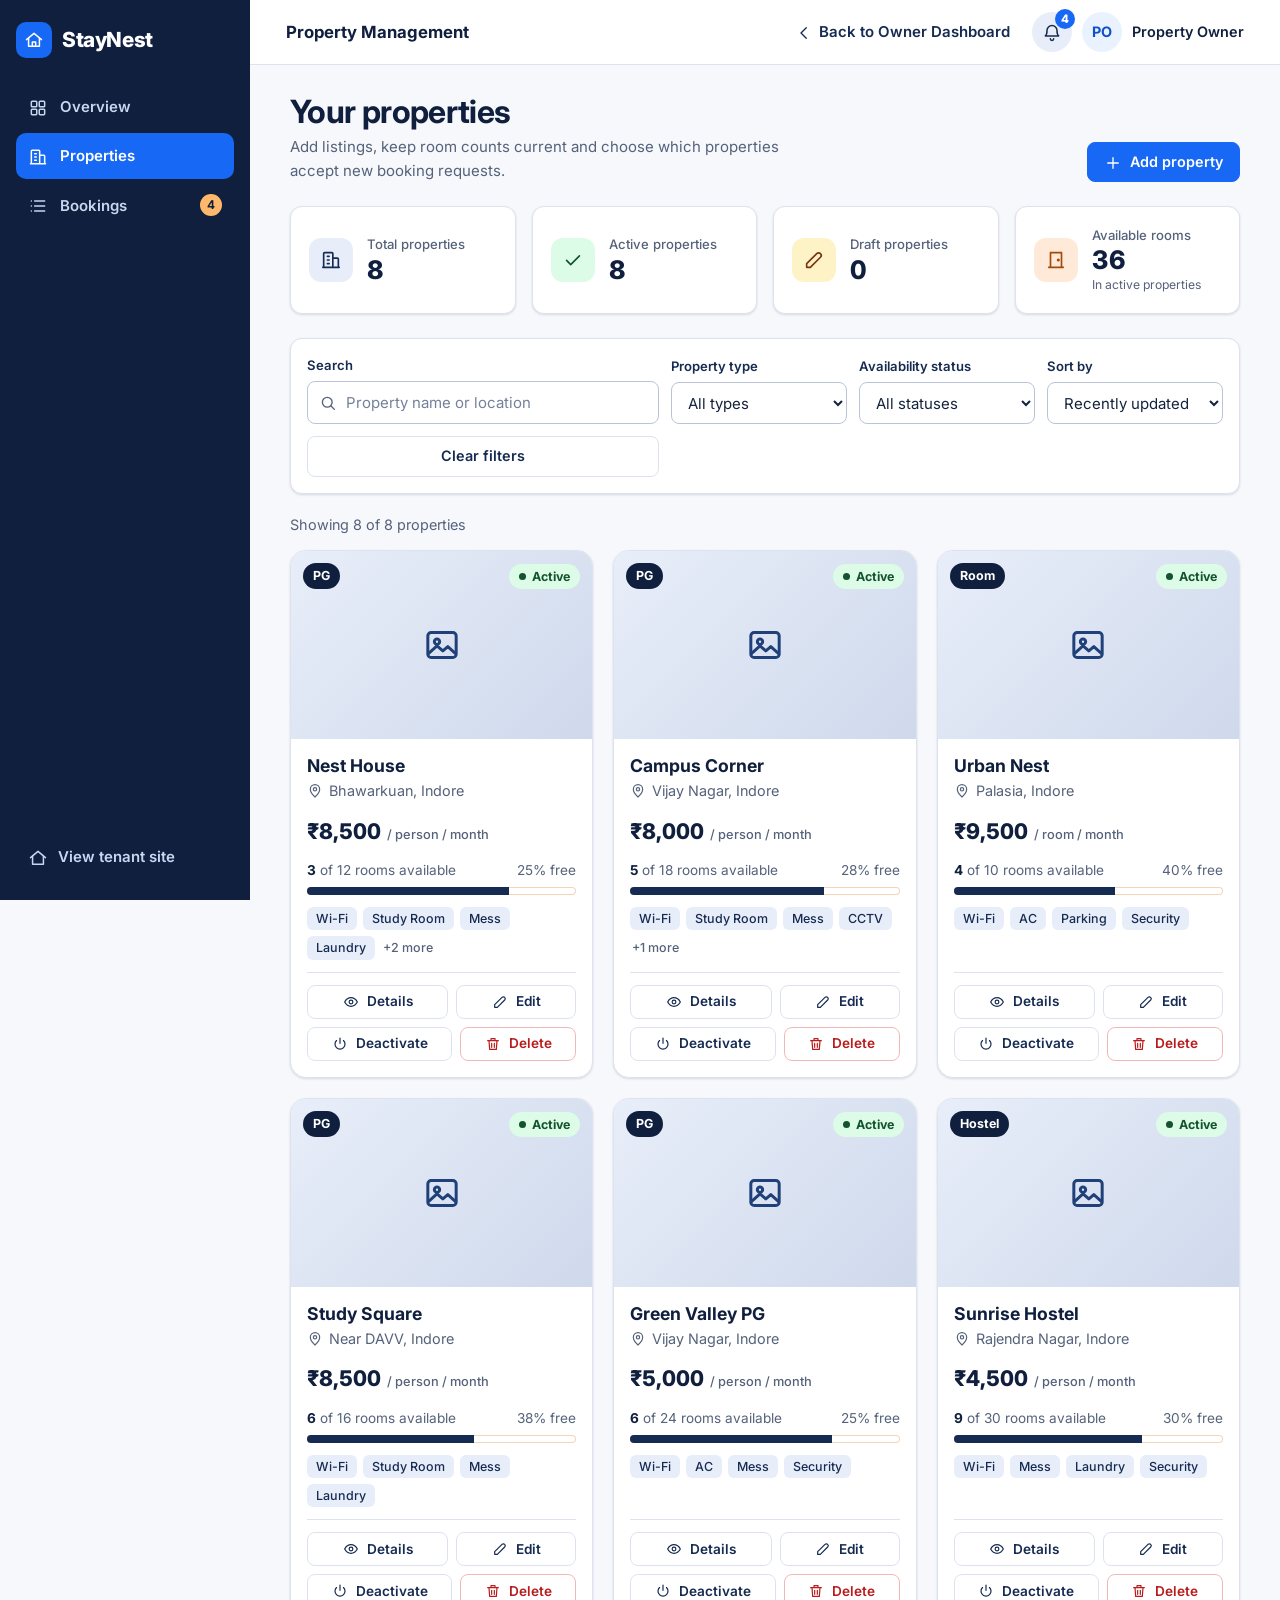
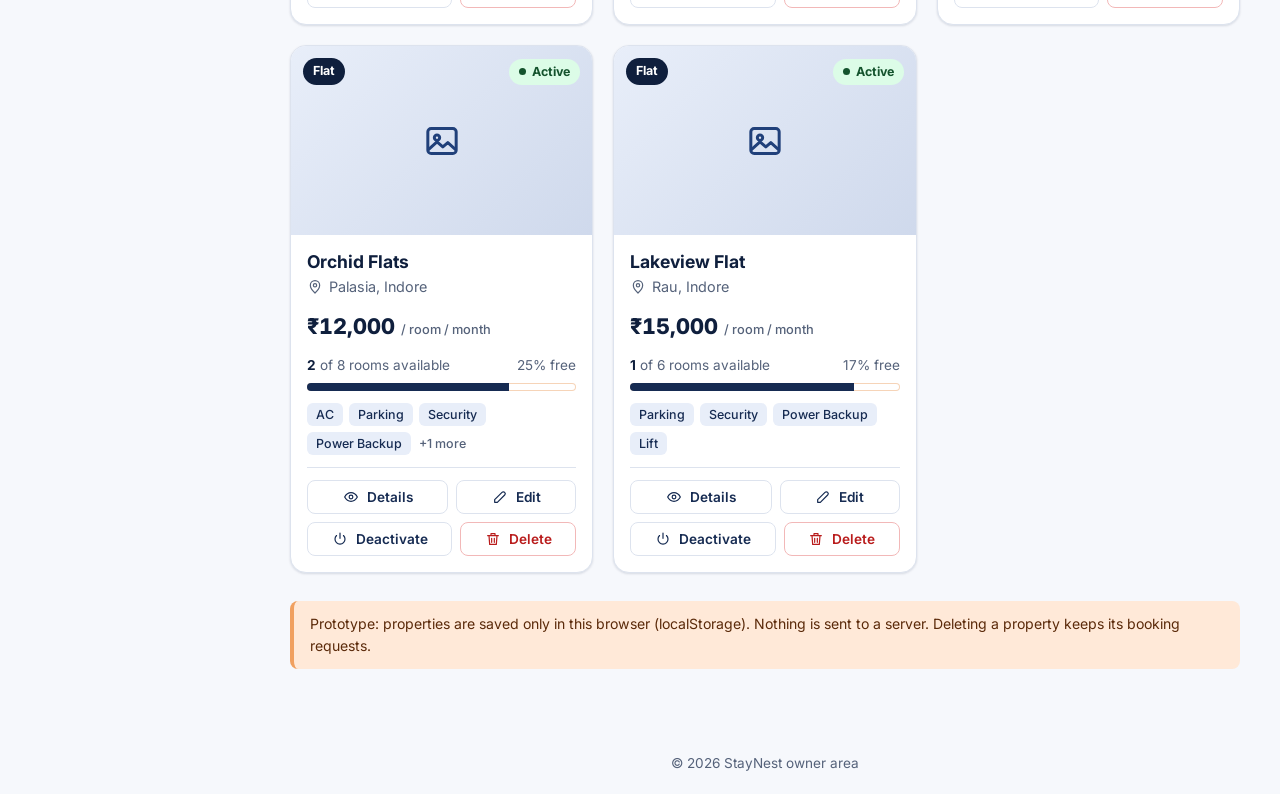
<file: owner-properties.html>
<!DOCTYPE html>
<html lang="en">
<head>
  <meta charset="UTF-8">
  <meta name="viewport" content="width=device-width, initial-scale=1.0">
  <meta name="description" content="Add, edit and manage your StayNest properties.">
  <title>Property Management | StayNest Owner</title>

  <link rel="preconnect" href="https://fonts.googleapis.com">
  <link rel="preconnect" href="https://fonts.gstatic.com" crossorigin>
  <link href="https://fonts.googleapis.com/css2?family=Inter:wght@400;500;600;700;800&display=swap" rel="stylesheet">
  <link rel="stylesheet" href="owner-dashboard.css">
  <link rel="stylesheet" href="owner-properties.css">

  <script src="owner-data.js" defer></script>
  <script src="owner-properties.js" defer></script>
</head>
<body>
  <a class="skip-link" href="#main">Skip to main content</a>

  <div class="owner-shell">
    <aside class="owner-side" aria-label="Owner navigation">
      <a class="brand" href="owner-dashboard.html" aria-label="StayNest owner dashboard">
        <span class="brand-mark" data-icon="logo" data-size="20"></span> StayNest
      </a>
      <nav class="side-nav">
        <a href="owner-dashboard.html"><span data-icon="grid" data-size="20"></span> Overview</a>
        <a href="owner-properties.html" aria-current="page"><span data-icon="building" data-size="20"></span> Properties</a>
        <a href="owner-booking.html"><span data-icon="list" data-size="20"></span> Bookings <b class="side-badge" id="sidePending" hidden>0</b></a>
      </nav>
      <div class="side-foot"><a href="index.html"><span data-icon="home" data-size="20"></span> View tenant site</a></div>
    </aside>
    <div class="owner-body">
    <header class="owner-header">
      <a class="brand" href="owner-dashboard.html" aria-label="StayNest owner dashboard">
        <span class="brand-mark" data-icon="logo" data-size="20"></span> StayNest
      </a>
      <p class="header-title">Property Management</p>
      <div class="header-actions">
      <a class="header-link" href="owner-dashboard.html">
        <span data-icon="back" data-size="18"></span>
        <span class="link-text">Back to Owner Dashboard</span>
      </a>
        <a class="icon-button" id="notifyLink" href="owner-booking.html?status=pending" aria-label="Booking notifications">
          <span data-icon="bell" data-size="20"></span>
          <span class="notify-count" id="notifyCount" hidden>0</span>
        </a>
        <div class="owner-chip">
          <span class="avatar" id="ownerAvatar" aria-hidden="true">O</span>
          <span class="owner-name" id="ownerName">Property Owner</span>
        </div>
      </div>
    </header>

  <main class="owner-main" id="main">
    <div class="page-head">
      <div>
        <h1>Your properties</h1>
        <p>Add listings, keep room counts current and choose which properties accept new booking requests.</p>
      </div>
      <button class="btn btn-accent" type="button" id="addPropertyButton">
        <span data-icon="plus" data-size="18"></span> Add property
      </button>
    </div>

    <div id="storageWarning" class="storage-warning" role="alert" hidden>
      Saved property data in this browser could not be read, so it has not been changed.
      A backup copy was kept. Adding a property will start a new list.
    </div>

    <section class="stats-grid" aria-label="Property overview">
      <article class="stat-card">
        <span class="stat-icon" data-icon="building" data-size="22"></span>
        <div>
          <p class="stat-label">Total properties</p>
          <p class="stat-value" id="statTotal">0</p>
        </div>
      </article>
      <article class="stat-card">
        <span class="stat-icon is-green" data-icon="check" data-size="22"></span>
        <div>
          <p class="stat-label">Active properties</p>
          <p class="stat-value" id="statActive">0</p>
        </div>
      </article>
      <article class="stat-card">
        <span class="stat-icon is-amber" data-icon="edit" data-size="22"></span>
        <div>
          <p class="stat-label">Draft properties</p>
          <p class="stat-value" id="statDraft">0</p>
        </div>
      </article>
      <article class="stat-card">
        <span class="stat-icon is-orange" data-icon="door" data-size="22"></span>
        <div>
          <p class="stat-label">Available rooms</p>
          <p class="stat-value" id="statRooms">0</p>
          <p class="stat-hint">In active properties</p>
        </div>
      </article>
    </section>

    <form class="toolbar" id="filterForm" role="search" aria-label="Search and filter properties">
      <div class="field">
        <label for="searchInput">Search</label>
        <div class="search-wrap">
          <span data-icon="search" data-size="18"></span>
          <input class="input" id="searchInput" type="search" placeholder="Property name or location" autocomplete="off">
        </div>
      </div>

      <div class="field">
        <label for="typeFilter">Property type</label>
        <select class="select" id="typeFilter">
          <option value="all">All types</option>
          <option value="PG">PG</option>
          <option value="Hostel">Hostel</option>
          <option value="Room">Room</option>
          <option value="Flat">Flat</option>
        </select>
      </div>

      <div class="field">
        <label for="statusFilter">Availability status</label>
        <select class="select" id="statusFilter">
          <option value="all">All statuses</option>
          <option value="active">Active</option>
          <option value="draft">Draft</option>
          <option value="inactive">Inactive</option>
        </select>
      </div>

      <div class="field">
        <label for="sortSelect">Sort by</label>
        <select class="select" id="sortSelect">
          <option value="recent">Recently updated</option>
          <option value="rent-asc">Rent: low to high</option>
          <option value="rent-desc">Rent: high to low</option>
        </select>
      </div>

      <div class="field">
        <button class="btn" type="button" id="clearFilters">Clear filters</button>
      </div>
    </form>

    <p class="results-line" id="resultsLine" aria-live="polite"></p>

    <section id="propertyGrid" class="property-grid" aria-label="Property listings"></section>

    <section class="empty-state" id="emptyNone" hidden>
      <span class="empty-icon" data-icon="building" data-size="30"></span>
      <h2>No properties yet</h2>
      <p>Add your first PG, hostel, room or flat. Drafts stay private until you activate them.</p>
      <div class="empty-actions">
        <button class="btn btn-accent" type="button" data-action="add">
          <span data-icon="plus" data-size="18"></span> Add property
        </button>
      </div>
    </section>

    <section class="empty-state" id="emptyFiltered" hidden>
      <span class="empty-icon" data-icon="search" data-size="30"></span>
      <h2>No properties match</h2>
      <p>Try a different name or location, or clear the filters to see every property.</p>
      <div class="empty-actions">
        <button class="btn btn-primary" type="button" data-action="clear">Clear filters</button>
      </div>
    </section>

    <p class="prototype-note">
      Prototype: properties are saved only in this browser (localStorage). Nothing is sent to a server.
      Deleting a property keeps its booking requests.
    </p>
  </main>
    <footer class="owner-footer">&copy; <span id="year"></span> StayNest owner area</footer>
    </div>
  </div>

  <!-- Add / edit property -->
  <dialog id="propertyDialog" aria-labelledby="formTitle">
    <form id="propertyForm" novalidate>
      <div class="dialog-head">
        <div>
          <h2 id="formTitle">Add property</h2>
          <p>Fields marked <span class="required-mark" aria-hidden="true">*</span><span class="visually-hidden">with an asterisk</span> are required.</p>
        </div>
        <button class="dialog-close" type="button" data-close aria-label="Close form">
          <span data-icon="close" data-size="20"></span>
        </button>
      </div>

      <div class="dialog-body">
        <p class="form-summary" id="formSummary" role="alert" hidden></p>

        <div class="form-grid">
          <div class="field span-2" data-field="name">
            <label for="pName">Property name <span class="required-mark" aria-hidden="true">*</span></label>
            <input class="input" id="pName" name="name" type="text" maxlength="80" autocomplete="off" placeholder="e.g. Green Valley PG" required aria-describedby="err-name">
            <p class="field-error" id="err-name" hidden></p>
          </div>

          <div class="field" data-field="type">
            <label for="pType">Property type <span class="required-mark" aria-hidden="true">*</span></label>
            <select class="select" id="pType" name="type" required aria-describedby="err-type">
              <option value="">Select type</option>
              <option value="PG">PG</option>
              <option value="Hostel">Hostel</option>
              <option value="Room">Room</option>
              <option value="Flat">Flat</option>
            </select>
            <p class="field-error" id="err-type" hidden></p>
          </div>

          <div class="field" data-field="status">
            <label for="pStatus">Availability status <span class="required-mark" aria-hidden="true">*</span></label>
            <select class="select" id="pStatus" name="status" required aria-describedby="hint-status err-status">
              <option value="draft">Draft (not visible to tenants)</option>
              <option value="active">Active (accepts requests)</option>
              <option value="inactive">Inactive (paused)</option>
            </select>
            <p class="field-hint" id="hint-status">Only active properties with a free room appear to tenants.</p>
            <p class="field-error" id="err-status" hidden></p>
          </div>

          <div class="field span-2" data-field="description">
            <label for="pDescription">Property description</label>
            <textarea class="textarea" id="pDescription" name="description" maxlength="600" placeholder="Describe the rooms, surroundings and who the property suits." aria-describedby="err-description"></textarea>
            <p class="field-error" id="err-description" hidden></p>
          </div>

          <div class="field span-2" data-field="address">
            <label for="pAddress">Address</label>
            <input class="input" id="pAddress" name="address" type="text" maxlength="160" placeholder="Street, landmark" autocomplete="off" aria-describedby="err-address">
            <p class="field-error" id="err-address" hidden></p>
          </div>

          <div class="field" data-field="locality">
            <label for="pLocality">Location (area) <span class="required-mark" aria-hidden="true">*</span></label>
            <input class="input" id="pLocality" name="locality" type="text" maxlength="60" placeholder="e.g. Vijay Nagar" required autocomplete="off" aria-describedby="err-locality">
            <p class="field-error" id="err-locality" hidden></p>
          </div>

          <div class="field" data-field="city">
            <label for="pCity">City <span class="required-mark" aria-hidden="true">*</span></label>
            <input class="input" id="pCity" name="city" type="text" maxlength="60" value="Indore" required autocomplete="off" aria-describedby="err-city">
            <p class="field-error" id="err-city" hidden></p>
          </div>

          <div class="field" data-field="price">
            <label for="pRent">Monthly rent (₹) <span class="required-mark" aria-hidden="true">*</span></label>
            <input class="input" id="pRent" name="price" type="number" inputmode="numeric" min="1" step="1" placeholder="e.g. 6500" required aria-describedby="err-price">
            <p class="field-error" id="err-price" hidden></p>
          </div>

          <div class="field" data-field="unit">
            <label for="pUnit">Rent is charged per</label>
            <select class="select" id="pUnit" name="unit">
              <option value="person">Person (bed)</option>
              <option value="room">Room</option>
            </select>
          </div>

          <div class="field" data-field="sharing">
            <label for="pSharing">Sharing</label>
            <select class="select" id="pSharing" name="sharing">
              <option value="Private">Private</option>
              <option value="Twin">Twin</option>
              <option value="Triple">Triple</option>
            </select>
          </div>

          <div class="field" data-field="furnishing">
            <label for="pFurnishing">Furnishing</label>
            <select class="select" id="pFurnishing" name="furnishing">
              <option value="Furnished">Furnished</option>
              <option value="Semi-Furnished">Semi-Furnished</option>
              <option value="Unfurnished">Unfurnished</option>
            </select>
          </div>

          <div class="field span-2" data-field="meals">
            <label for="pMeals">Meals</label>
            <select class="select" id="pMeals" name="meals">
              <option value="none">Not included</option>
              <option value="included">Included in rent</option>
              <option value="optional">Optional, charged separately</option>
            </select>
          </div>

          <div class="field" data-field="deposit">
            <label for="pDeposit">Security deposit (₹)</label>
            <input class="input" id="pDeposit" name="deposit" type="number" inputmode="numeric" min="0" step="1" placeholder="e.g. 10000" aria-describedby="err-deposit">
            <p class="field-error" id="err-deposit" hidden></p>
          </div>

          <div class="field" data-field="image">
            <label for="pImage">Property image URL</label>
            <input class="input" id="pImage" name="image" type="url" maxlength="500" placeholder="https://..." aria-describedby="hint-image err-image">
            <p class="field-hint" id="hint-image">Optional. A placeholder shows if the image can't load.</p>
            <p class="field-error" id="err-image" hidden></p>
          </div>

          <div class="field" data-field="totalRooms">
            <label for="pTotal">Total rooms <span class="required-mark" aria-hidden="true">*</span></label>
            <input class="input" id="pTotal" name="totalRooms" type="number" inputmode="numeric" min="1" step="1" required aria-describedby="err-totalRooms">
            <p class="field-error" id="err-totalRooms" hidden></p>
          </div>

          <div class="field" data-field="availableRooms">
            <label for="pAvailable">Available rooms <span class="required-mark" aria-hidden="true">*</span></label>
            <input class="input" id="pAvailable" name="availableRooms" type="number" inputmode="numeric" min="0" step="1" required aria-describedby="err-availableRooms">
            <p class="field-error" id="err-availableRooms" hidden></p>
          </div>

          <fieldset class="field span-2 amenity-fieldset" data-field="amenities">
            <legend class="label-text">Amenities</legend>
            <div class="amenity-options" id="amenityOptions"></div>
            <label class="field-sublabel" for="pAmenitiesOther">Other amenities (comma separated)</label>
            <input class="input" id="pAmenitiesOther" type="text" maxlength="160" placeholder="e.g. Gym, Terrace" autocomplete="off">
          </fieldset>
        </div>
      </div>

      <div class="dialog-foot">
        <button class="btn" type="button" data-close>Cancel</button>
        <button class="btn btn-accent" type="submit" id="saveButton">Save property</button>
      </div>
    </form>
  </dialog>

  <!-- Property details -->
  <dialog id="detailsDialog" aria-labelledby="detailsTitle">
    <div class="dialog-head">
      <div>
        <h2 id="detailsTitle">Property details</h2>
        <p id="detailsSubtitle"></p>
      </div>
      <button class="dialog-close" type="button" data-close aria-label="Close details">
        <span data-icon="close" data-size="20"></span>
      </button>
    </div>
    <div class="dialog-body" id="detailsBody"></div>
    <div class="dialog-foot">
      <button class="btn" type="button" data-close>Close</button>
      <button class="btn btn-primary" type="button" id="detailsEdit">
        <span data-icon="edit" data-size="16"></span> Edit property
      </button>
    </div>
  </dialog>

  <!-- Confirmation -->
  <dialog id="confirmDialog" class="confirm-dialog" aria-labelledby="confirmTitle" aria-describedby="confirmMessage">
    <div class="dialog-head">
      <h2 id="confirmTitle">Confirm</h2>
    </div>
    <div class="dialog-body"><p id="confirmMessage"></p></div>
    <div class="dialog-foot">
      <button class="btn" type="button" id="confirmCancel">Cancel</button>
      <button class="btn btn-danger" type="button" id="confirmOk">Confirm</button>
    </div>
  </dialog>

  <div id="toast" class="toast" role="status" aria-live="polite" hidden></div>

</body>
</html>
</file>
<file: style.css>
/* =========================================
   STAYNEST - SHARED DESIGN SYSTEM
   Used by: index, listings, details, booking, my-bookings,
   dashboard and login. Owner pages use owner-dashboard.css, which
   shares the same colour tokens.
========================================= */

:root {
  --blue: #1769f5;
  --blue-dark: #0f52c8;
  --blue-50: #eef4ff;
  --blue-100: #dbe8ff;
  --navy: #0f1f3d;
  --navy-2: #1b2f55;
  --text: #14213d;
  --muted: #5b6980;
  --line: #e3e9f4;
  --cream: #fff9f2;
  --peach: #ffe9d8;
  --peach-2: #ffd3b0;
  --white: #ffffff;
  --green: #0a7a4b;
  --green-bg: #e1f6ea;
  --amber: #8a4b04;
  --amber-bg: #fff0d1;
  --red: #b42318;
  --red-bg: #fde8e6;
  --radius: 14px;
  --radius-lg: 20px;
  --shadow: 0 6px 22px rgba(15, 31, 61, 0.07);
  --shadow-lg: 0 18px 50px rgba(15, 31, 61, 0.14);
  --font: "Inter", "Segoe UI", system-ui, -apple-system, Arial, sans-serif;
}

*, *::before, *::after { box-sizing: border-box; }
html { scroll-behavior: smooth; scroll-padding-top: 88px; }

body {
  margin: 0;
  font-family: var(--font);
  font-size: 15px;
  line-height: 1.6;
  color: var(--text);
  background: var(--cream);
  -webkit-font-smoothing: antialiased;
}

h1, h2, h3, h4, p, ul { margin: 0; }
ul { padding: 0; list-style: none; }
a { color: inherit; text-decoration: none; }
button, input, select, textarea { font: inherit; color: inherit; }
button { cursor: pointer; }
img { display: block; max-width: 100%; }
[hidden] { display: none !important; }

:focus-visible { outline: 3px solid #7fb0ff; outline-offset: 2px; border-radius: 6px; }

.icon { flex: none; vertical-align: middle; }
.wrap { width: min(1200px, 100% - 40px); margin-inline: auto; }
.visually-hidden {
  position: absolute !important; width: 1px; height: 1px; margin: -1px; padding: 0;
  overflow: hidden; clip: rect(0 0 0 0); white-space: nowrap; border: 0;
}

.skip-link {
  position: absolute; left: 12px; top: -50px; z-index: 300;
  padding: 8px 14px; border-radius: 8px; background: var(--navy); color: #fff; font-weight: 600;
}
.skip-link:focus { top: 12px; }

/* ---------- Header ---------- */

.sn-header {
  position: sticky; top: 0; z-index: 100;
  background: rgba(255, 255, 255, 0.92);
  backdrop-filter: blur(10px);
  border-bottom: 1px solid var(--line);
}
.sn-header-inner {
  width: min(1200px, 100% - 40px); margin-inline: auto;
  display: flex; align-items: center; gap: 28px; min-height: 68px;
}
.sn-brand { display: inline-flex; align-items: center; gap: 9px; font-size: 1.35rem; font-weight: 600; color: var(--navy); letter-spacing: -0.02em; }
.sn-brand b { font-weight: 800; color: var(--blue); }
.sn-brand-mark { display: grid; place-items: center; width: 36px; height: 36px; border-radius: 10px; background: var(--blue); color: #fff; }

.sn-nav { display: flex; align-items: center; gap: 6px; margin-inline: auto; }
.sn-nav a { padding: 8px 14px; border-radius: 999px; font-weight: 600; font-size: 0.93rem; color: var(--navy-2); }
.sn-nav a:hover { background: var(--blue-50); }
.sn-nav a.is-active { color: var(--blue); background: var(--blue-50); }

.sn-actions { display: flex; align-items: center; gap: 10px; }
.sn-saved { position: relative; display: grid; place-items: center; width: 40px; height: 40px; border-radius: 50%; color: var(--navy-2); }
.sn-saved:hover { background: var(--blue-50); color: var(--blue); }
.sn-saved-count {
  position: absolute; top: 1px; right: 0; min-width: 18px; height: 18px; padding: 0 4px;
  border-radius: 9px; background: var(--blue); color: #fff; font-size: 0.7rem; font-weight: 700; line-height: 18px; text-align: center;
}
.sn-login {
  padding: 8px 20px; border: 1.5px solid var(--blue); border-radius: 10px;
  color: var(--blue); font-weight: 700; background: #fff;
}
.sn-login:hover { background: var(--blue-50); }
.sn-user { display: inline-flex; align-items: center; gap: 8px; padding: 4px 12px 4px 4px; border-radius: 999px; border: 1px solid var(--line); background: #fff; font-weight: 600; }
.sn-avatar { display: grid; place-items: center; width: 32px; height: 32px; border-radius: 50%; background: var(--blue-100); color: var(--blue-dark); font-size: 0.8rem; font-weight: 700; }
.sn-menu { display: none; width: 42px; height: 42px; place-items: center; border: 1px solid var(--line); border-radius: 10px; background: #fff; }

@media (max-width: 860px) {
  .sn-header-inner { gap: 10px; }
  .sn-actions { margin-left: auto; }
  .sn-menu { display: grid; }
  .sn-user-name { display: none; }
  .sn-user { padding: 3px; }
  .sn-nav {
    display: none; position: absolute; top: 100%; left: 0; right: 0; margin: 0;
    flex-direction: column; align-items: stretch; gap: 2px; padding: 10px 20px 16px;
    background: #fff; border-bottom: 1px solid var(--line); box-shadow: var(--shadow);
  }
  .sn-nav.is-open { display: flex; }
  .sn-nav a { padding: 12px 14px; border-radius: 10px; }
}

/* ---------- Footer ---------- */

.sn-footer { margin-top: 64px; border-top: 1px solid var(--line); background: #fff; }
.sn-footer-inner {
  width: min(1200px, 100% - 40px); margin-inline: auto; padding: 22px 0;
  display: flex; flex-wrap: wrap; align-items: center; gap: 16px 32px;
}
.sn-footer nav { display: flex; flex-wrap: wrap; gap: 8px 24px; font-size: 0.88rem; font-weight: 500; color: var(--navy-2); }
.sn-footer nav a:hover { color: var(--blue); }
.sn-footer p { margin-left: auto; font-size: 0.82rem; color: var(--muted); }
@media (max-width: 760px) { .sn-footer p { margin-left: 0; } }

/* ---------- Buttons ---------- */

.btn {
  display: inline-flex; align-items: center; justify-content: center; gap: 8px;
  min-height: 44px; padding: 10px 20px;
  border: 1.5px solid var(--blue); border-radius: 10px;
  background: #fff; color: var(--blue); font-weight: 700; font-size: 0.93rem;
  transition: background-color .15s, border-color .15s, box-shadow .15s;
}
.btn:hover { background: var(--blue-50); }
.btn-primary { background: var(--blue); color: #fff; }
.btn-primary:hover { background: var(--blue-dark); border-color: var(--blue-dark); }
.btn-lg { min-height: 52px; padding: 12px 26px; font-size: 1rem; }
.btn-sm { min-height: 36px; padding: 6px 14px; font-size: 0.85rem; }
.btn-block { width: 100%; }
.btn-ghost { border-color: var(--line); color: var(--navy-2); }
.btn-ghost:hover { background: #f4f7fc; }
.btn-danger { border-color: #f0b4ae; color: var(--red); }
.btn-danger:hover { background: var(--red-bg); }
.btn-danger-solid { background: var(--red); border-color: var(--red); color: #fff; }
.btn-danger-solid:hover { background: #8f1c12; }
.btn:disabled { opacity: .55; cursor: not-allowed; }

.link-arrow { display: inline-flex; align-items: center; gap: 6px; color: var(--blue); font-weight: 700; font-size: 0.92rem; }
.link-arrow:hover { text-decoration: underline; }

/* ---------- Badges, chips, forms ---------- */

.badge {
  display: inline-flex; align-items: center; gap: 6px; padding: 3px 11px;
  border-radius: 999px; font-size: 0.78rem; font-weight: 700; white-space: nowrap;
}
.badge-ok { background: var(--green-bg); color: var(--green); }
.badge-warn { background: var(--amber-bg); color: var(--amber); }
.badge-bad { background: var(--red-bg); color: var(--red); }
.badge-mute { background: #e9edf4; color: #3a4760; }
.badge-blue { background: var(--blue-50); color: var(--blue-dark); }

.chip {
  display: inline-flex; align-items: center; gap: 6px; padding: 6px 14px;
  border: 1px solid var(--line); border-radius: 999px; background: #fff;
  font-size: 0.86rem; font-weight: 600; color: var(--navy-2);
}
button.chip:hover { border-color: var(--blue); color: var(--blue); }
.chip-removable { background: var(--blue-50); border-color: var(--blue-100); color: var(--blue-dark); }
.chip-removable button { display: grid; place-items: center; border: 0; background: none; padding: 0; color: inherit; }

.field { display: flex; flex-direction: column; gap: 6px; min-width: 0; }
.field > label, .field > .label-text { font-size: 0.84rem; font-weight: 700; color: var(--navy-2); }
.input, .select, .textarea {
  width: 100%; min-height: 46px; padding: 10px 14px;
  border: 1.5px solid #cdd7e8; border-radius: 10px; background: #fff;
}
.textarea { min-height: 96px; resize: vertical; }
.input::placeholder, .textarea::placeholder { color: #7a879d; }
.input:focus-visible, .select:focus-visible, .textarea:focus-visible { outline: 3px solid rgba(23, 105, 245, .28); outline-offset: 0; border-color: var(--blue); }
.field.has-error .input, .field.has-error .select, .field.has-error .textarea { border-color: var(--red); background: #fffafa; }
.field-error { font-size: 0.82rem; font-weight: 600; color: var(--red); }
.field-hint { font-size: 0.8rem; color: var(--muted); }

.checkline { display: flex; align-items: center; gap: 10px; min-height: 32px; font-weight: 500; cursor: pointer; }
.checkline input { width: 18px; height: 18px; accent-color: var(--blue); }

/* ---------- Cards, media ---------- */

.card { background: #fff; border: 1px solid var(--line); border-radius: var(--radius); box-shadow: var(--shadow); }

.media-fallback {
  display: grid; place-items: center; width: 100%; height: 100%; min-height: 120px;
  background: linear-gradient(135deg, #e6eefc, #d4e1f8); color: #5a79ad;
}

.stay-card { display: flex; flex-direction: column; overflow: hidden; background: #fff; border: 1px solid var(--line); border-radius: var(--radius); box-shadow: var(--shadow); }
.stay-media { position: relative; aspect-ratio: 16 / 10; background: #dfe8f7; overflow: hidden; }
.stay-media > img { width: 100%; height: 100%; object-fit: cover; transition: transform .35s ease; }
.stay-card:hover .stay-media > img { transform: scale(1.03); }
.stay-heart {
  position: absolute; top: 12px; right: 12px; display: grid; place-items: center;
  width: 36px; height: 36px; border: 0; border-radius: 50%;
  background: #fff; color: var(--navy-2); box-shadow: 0 2px 8px rgba(0, 0, 0, .18);
}
.stay-heart:hover { color: #e0245e; }
.stay-heart[aria-pressed="true"] { color: #e0245e; }
.stay-heart[aria-pressed="true"] svg { fill: currentColor; }
.stay-body { display: flex; flex-direction: column; flex: 1; gap: 10px; padding: 16px; }
.stay-title-row { display: flex; align-items: baseline; justify-content: space-between; gap: 12px; }
.stay-title { font-size: 1.08rem; font-weight: 800; color: var(--navy); letter-spacing: -0.01em; }
.stay-price { text-align: right; font-weight: 800; font-size: 1.05rem; color: var(--navy); white-space: nowrap; }
.stay-price small { display: block; font-size: 0.74rem; font-weight: 500; color: var(--muted); }
.stay-loc { display: flex; align-items: center; gap: 5px; color: var(--muted); font-size: 0.88rem; }
.stay-feats { display: flex; flex-wrap: wrap; gap: 6px 14px; font-size: 0.82rem; color: var(--navy-2); }
.stay-feats span { display: inline-flex; align-items: center; gap: 6px; }
.stay-feats .icon { color: var(--muted); }
.stay-foot { display: flex; align-items: center; justify-content: space-between; gap: 10px; margin-top: auto; padding-top: 4px; }

/* ---------- Toast, dialog, empty ---------- */

.toast {
  position: fixed; left: 50%; bottom: 24px; z-index: 400; transform: translateX(-50%);
  max-width: min(460px, 100% - 32px); padding: 12px 18px;
  border-radius: 12px; background: var(--navy); color: #fff; font-weight: 600;
  box-shadow: var(--shadow-lg); border-left: 5px solid #34c77b;
}
.toast-error { border-left-color: #ff6b5e; }
.toast-info { border-left-color: #ffb86b; }

dialog {
  width: min(560px, 100% - 24px); max-height: calc(100dvh - 24px); padding: 0;
  border: 0; border-radius: var(--radius-lg); background: #fff; color: var(--text);
  box-shadow: var(--shadow-lg); overflow: hidden;
}
dialog[open] { display: flex; flex-direction: column; }
dialog::backdrop { background: rgba(15, 31, 61, .6); }
dialog > form { display: flex; flex-direction: column; min-height: 0; flex: 1; }
.dialog-head { display: flex; align-items: flex-start; justify-content: space-between; gap: 14px; padding: 18px 22px; border-bottom: 1px solid var(--line); }
.dialog-head h2 { font-size: 1.15rem; color: var(--navy); }
.dialog-head p { color: var(--muted); font-size: 0.88rem; }
.dialog-close { display: grid; place-items: center; flex: none; width: 36px; height: 36px; border: 0; border-radius: 50%; background: none; color: var(--muted); }
.dialog-close:hover { background: #eef2f9; color: var(--navy); }
.dialog-body { padding: 20px 22px; overflow-y: auto; }
.dialog-foot { display: flex; flex-wrap: wrap; justify-content: flex-end; gap: 10px; padding: 14px 22px; border-top: 1px solid var(--line); background: #f7f9fd; }
.confirm-dialog { width: min(440px, 100% - 24px); }

.empty-state {
  display: grid; justify-items: center; gap: 10px; padding: 52px 24px;
  border: 1.5px dashed #c5d3ea; border-radius: var(--radius-lg); background: #fff; text-align: center;
}
.empty-icon { display: grid; place-items: center; width: 68px; height: 68px; border-radius: 50%; background: var(--blue-50); color: var(--blue); }
.empty-state h2, .empty-state h3 { font-size: 1.2rem; color: var(--navy); }
.empty-state p { max-width: 44ch; color: var(--muted); }
.empty-actions { display: flex; flex-wrap: wrap; gap: 10px; justify-content: center; margin-top: 6px; }

.skeleton { background: linear-gradient(90deg, #e9eef8 25%, #f4f7fc 37%, #e9eef8 63%); background-size: 400% 100%; animation: shimmer 1.3s infinite; border-radius: 10px; }
@keyframes shimmer { 0% { background-position: 100% 0; } 100% { background-position: 0 0; } }

/* =========================================
   HOMEPAGE
========================================= */

.hero { position: relative; overflow: hidden; background: var(--peach); }
.hero-photo { position: absolute; inset: 0 0 0 38%; }
.hero-photo img, .hero-photo .media-fallback { width: 100%; height: 100%; object-fit: cover; }
.hero-photo::after { content: ""; position: absolute; inset: 0; background: linear-gradient(90deg, var(--peach) 0%, rgba(255, 233, 216, .0) 42%); }
.hero-inner { position: relative; z-index: 1; width: min(1200px, 100% - 40px); margin-inline: auto; padding: 64px 0 120px; }
.hero h1 { max-width: 9ch; font-size: clamp(2.6rem, 6vw, 4.4rem); line-height: 1.02; font-weight: 800; letter-spacing: -0.04em; color: var(--navy); }
.hero-lead { max-width: 34ch; margin-top: 18px; font-size: 1.15rem; color: var(--navy-2); }

.search-card {
  position: relative; z-index: 2; width: min(1200px, 100% - 40px);
  margin: -62px auto 0; padding: 18px;
  display: grid; grid-template-columns: 1.3fr 1fr 1fr auto; gap: 12px; align-items: end;
  background: #fff; border: 1px solid var(--line); border-radius: var(--radius-lg); box-shadow: var(--shadow-lg);
}
.search-card .field > label { font-size: 0.78rem; color: var(--muted); }
.search-card .btn { min-height: 52px; }
.popular { grid-column: 1 / -1; display: flex; flex-wrap: wrap; align-items: center; gap: 8px; font-size: 0.86rem; font-weight: 600; color: var(--navy-2); }

.section { padding-top: 56px; }
.section-head { display: flex; align-items: flex-end; justify-content: space-between; gap: 16px; margin-bottom: 20px; }
.section-head h2 { font-size: clamp(1.4rem, 2.6vw, 1.9rem); font-weight: 800; letter-spacing: -0.02em; color: var(--navy); }
.section-head p { color: var(--muted); }

.type-grid { display: grid; grid-template-columns: repeat(4, 1fr); gap: 16px; margin-top: 36px; }
.type-tile {
  position: relative; display: grid; grid-template-columns: 1fr 42%; min-height: 128px; overflow: hidden;
  background: #fff; border: 1px solid var(--line); border-radius: var(--radius); box-shadow: var(--shadow);
  transition: border-color .15s, transform .15s;
}
.type-tile:hover { border-color: var(--blue); transform: translateY(-2px); }
.type-tile > div { display: flex; flex-direction: column; gap: 4px; padding: 16px; }
.type-tile .icon { color: var(--navy); }
.type-tile strong { font-size: 1.05rem; color: var(--navy); }
.type-tile span { font-size: 0.8rem; color: var(--muted); line-height: 1.4; }
.type-tile .tile-photo { position: relative; background: #dfe8f7; }
.type-tile .tile-photo img { width: 100%; height: 100%; object-fit: cover; }
.type-tile .tile-photo .media-fallback { min-height: 0; }

.feature-grid { display: grid; grid-template-columns: repeat(3, 1fr); gap: 20px; }
.feature-grid .stay-feats { margin-top: 2px; }
.feature-pill { padding: 5px 10px; border: 1px solid var(--line); border-radius: 8px; background: #fbfcfe; }

.cost-band {
  display: grid; grid-template-columns: auto 1fr; align-items: center; gap: 28px;
  padding: 26px 30px; border-radius: var(--radius-lg); background: var(--peach);
}
.cost-lead { display: flex; align-items: center; gap: 18px; }
.cost-lead .round { display: grid; place-items: center; width: 60px; height: 60px; border-radius: 50%; background: var(--peach-2); color: var(--navy); }
.cost-lead h2 { font-size: 1.45rem; font-weight: 800; color: var(--navy); letter-spacing: -0.02em; }
.cost-lead p { color: var(--navy-2); max-width: 34ch; }
.cost-items { display: grid; grid-template-columns: repeat(3, 1fr); gap: 8px; border-left: 1px solid rgba(15, 31, 61, .15); padding-left: 24px; }
.cost-item { display: flex; gap: 12px; align-items: flex-start; }
.cost-item .round { display: grid; place-items: center; flex: none; width: 40px; height: 40px; border-radius: 12px; background: #fff; color: var(--amber); }
.cost-item strong { display: block; color: var(--navy); }
.cost-item span { font-size: 0.84rem; color: var(--navy-2); line-height: 1.4; display: block; }

.steps { display: grid; grid-template-columns: repeat(3, 1fr); gap: 20px; counter-reset: step; }
.step { position: relative; display: flex; align-items: flex-start; gap: 16px; padding: 22px; background: #fff; border: 1px solid var(--line); border-radius: var(--radius); }
.step .round { display: grid; place-items: center; flex: none; width: 54px; height: 54px; border-radius: 50%; background: var(--blue-50); color: var(--blue); }
.step .num { position: absolute; top: 12px; right: 14px; display: grid; place-items: center; width: 26px; height: 26px; border-radius: 50%; background: var(--blue-100); color: var(--blue-dark); font-size: 0.8rem; font-weight: 800; }
.step h3 { font-size: 1.02rem; color: var(--navy); }
.step p { color: var(--muted); font-size: 0.9rem; }

.owner-band {
  display: flex; align-items: center; gap: 22px; padding: 28px 34px;
  border-radius: var(--radius-lg); background: var(--navy); color: #fff;
}
.owner-band .round { display: grid; place-items: center; flex: none; width: 56px; height: 56px; border-radius: 16px; background: rgba(255, 255, 255, .12); }
.owner-band h2 { font-size: 1.5rem; font-weight: 800; letter-spacing: -0.02em; }
.owner-band p { color: #c7d4ee; }
.owner-band .btn { margin-left: auto; background: var(--blue); border-color: var(--blue); color: #fff; }
.owner-band .btn:hover { background: #3b82f7; border-color: #3b82f7; }

.faq-list { display: grid; gap: 10px; }
.faq-list details { background: #fff; border: 1px solid var(--line); border-radius: 12px; }
.faq-list summary {
  display: flex; align-items: center; justify-content: space-between; gap: 12px;
  padding: 16px 20px; font-weight: 700; color: var(--navy); cursor: pointer; list-style: none;
}
.faq-list summary::-webkit-details-marker { display: none; }
.faq-list summary .icon { transition: transform .2s; color: var(--muted); }
.faq-list details[open] summary .icon { transform: rotate(180deg); }
.faq-list details[open] { border-color: var(--blue-100); box-shadow: var(--shadow); }
.faq-list details p { padding: 0 20px 18px; color: var(--muted); }

@media (max-width: 1000px) {
  .search-card { grid-template-columns: 1fr 1fr; }
  .search-card .field:first-child { grid-column: 1 / -1; }
  .type-grid { grid-template-columns: repeat(2, 1fr); }
  .feature-grid { grid-template-columns: repeat(2, 1fr); }
  .cost-band { grid-template-columns: 1fr; }
  .cost-items { border-left: 0; padding-left: 0; border-top: 1px solid rgba(15, 31, 61, .15); padding-top: 18px; }
  .steps { grid-template-columns: 1fr; }
}
@media (max-width: 700px) {
  .hero-photo { inset: auto 0 0 0; height: 46%; }
  .hero-photo::after { background: linear-gradient(180deg, var(--peach) 0%, rgba(255, 233, 216, 0) 50%); }
  .hero-inner { padding: 40px 0 270px; }
  .search-card { grid-template-columns: 1fr; margin-top: -48px; }
  .type-tile { grid-template-columns: 1fr; }
  .type-tile .tile-photo { height: 90px; order: -1; }
  .feature-grid { grid-template-columns: 1fr; }
  .cost-items { grid-template-columns: 1fr; }
  .owner-band { flex-direction: column; align-items: flex-start; }
  .owner-band .btn { margin-left: 0; width: 100%; }
  .section-head { flex-direction: column; align-items: flex-start; }
}
@media (prefers-reduced-motion: reduce) {
  html { scroll-behavior: auto; }
  *, *::before, *::after { transition: none !important; animation: none !important; }
}

/* =========================================
   PROPERTY DETAILS
========================================= */

.details-page { padding-top: 20px; outline: none; }
.breadcrumb { font-size: 0.86rem; color: var(--muted); margin-bottom: 14px; }
.breadcrumb a:hover { color: var(--blue); text-decoration: underline; }
.muted { color: var(--muted); }

.notice { display: flex; align-items: center; gap: 10px; margin-bottom: 16px; padding: 12px 16px; border-radius: 12px; font-weight: 600; }
.notice-warn { background: var(--amber-bg); color: var(--amber); }

.detail-head { display: flex; align-items: flex-start; justify-content: space-between; gap: 16px; flex-wrap: wrap; margin-bottom: 18px; }
.detail-head h1 { font-size: clamp(1.8rem, 4vw, 2.6rem); font-weight: 800; letter-spacing: -0.035em; color: var(--navy); line-height: 1.1; }
.detail-head .stay-loc { margin-top: 8px; font-size: 0.95rem; flex-wrap: wrap; }
.detail-tools { display: flex; gap: 8px; }
#saveBtn[aria-pressed="true"] { background: #fff0f4; border-color: #e0245e; color: #e0245e; }
#saveBtn[aria-pressed="true"] svg { fill: currentColor; }

.gallery {
  position: relative; display: grid; grid-template-columns: 1.5fr 1fr; grid-template-rows: 1fr 1fr;
  gap: 10px; height: clamp(260px, 42vw, 440px); border-radius: var(--radius-lg); overflow: hidden;
}
.gallery-small { grid-template-columns: 1fr; grid-template-rows: 1fr; }
.g-tile { display: block; padding: 0; border: 0; background: #dfe8f7; overflow: hidden; cursor: zoom-in; }
.g-tile img, .g-tile .media-fallback { width: 100%; height: 100%; object-fit: cover; transition: transform .35s; }
.g-tile:hover img { transform: scale(1.03); }
.g-main { grid-row: 1 / span 2; }
.view-photos { position: absolute; right: 14px; bottom: 14px; background: #fff; box-shadow: var(--shadow); }

.photo-dialog { width: min(980px, 100% - 16px); background: #101827; color: #fff; }
.photo-top { display: flex; align-items: center; justify-content: space-between; padding: 12px 16px; font-weight: 600; }
.photo-close { color: #fff; }
.photo-close:hover { background: rgba(255, 255, 255, .15); color: #fff; }
.photo-stage { display: grid; grid-template-columns: auto 1fr auto; align-items: center; gap: 8px; padding: 0 10px; }
.photo-frame { aspect-ratio: 16 / 10; max-height: 62dvh; width: 100%; background: #0a0f1a; border-radius: 12px; overflow: hidden; }
.photo-frame img, .photo-frame .media-fallback { width: 100%; height: 100%; object-fit: contain; }
.photo-nav { display: grid; place-items: center; width: 44px; height: 44px; border: 0; border-radius: 50%; background: rgba(255, 255, 255, .16); color: #fff; }
.photo-nav:hover { background: rgba(255, 255, 255, .3); }
.photo-thumbs { display: flex; gap: 8px; padding: 14px; overflow-x: auto; justify-content: center; }
.photo-thumbs button { flex: none; width: 84px; height: 58px; padding: 0; border: 2px solid transparent; border-radius: 8px; overflow: hidden; background: #1c2538; opacity: .7; }
.photo-thumbs button.is-current { border-color: #fff; opacity: 1; }
.photo-thumbs img, .photo-thumbs .media-fallback { width: 100%; height: 100%; object-fit: cover; min-height: 0; }

.detail-layout { display: grid; grid-template-columns: minmax(0, 1fr) 360px; gap: 32px; margin-top: 8px; align-items: start; }
.detail-tabs {
  position: sticky; top: 68px; z-index: 20; display: flex; gap: 6px; overflow-x: auto;
  margin: 0 0 8px; padding: 10px 0 0; background: var(--cream); border-bottom: 1px solid var(--line);
}
.detail-tabs a { padding: 10px 16px; font-weight: 700; color: var(--navy-2); border-bottom: 3px solid transparent; white-space: nowrap; }
.detail-tabs a:hover { color: var(--blue); }
.detail-tabs a.is-active { color: var(--blue); border-bottom-color: var(--blue); }

.detail-block { padding-top: 26px; }
.detail-block h2 { font-size: 1.3rem; font-weight: 800; color: var(--navy); letter-spacing: -0.02em; margin-bottom: 4px; }
.about { margin-top: 8px; color: var(--navy-2); max-width: 70ch; }

.room-options { display: grid; grid-template-columns: repeat(auto-fit, minmax(260px, 1fr)); gap: 14px; margin-top: 14px; }
.room-option {
  position: relative; display: flex; gap: 14px; padding: 14px; cursor: pointer;
  background: #fff; border: 1.5px solid var(--line); border-radius: var(--radius);
}
.room-option:hover { border-color: #b8cdf5; }
.room-option.is-selected { border-color: var(--blue); box-shadow: 0 0 0 3px rgba(23, 105, 245, .12); }
.room-option input { position: absolute; top: 14px; left: 14px; width: 18px; height: 18px; accent-color: var(--blue); }
.room-thumb { display: grid; place-items: center; flex: none; width: 84px; height: 84px; margin-left: 26px; border-radius: 12px; background: var(--blue-50); color: var(--blue); }
.room-thumb.sm { width: 56px; height: 56px; margin: 0; }
.room-copy { display: flex; flex-direction: column; gap: 2px; min-width: 0; }
.room-copy strong { color: var(--navy); }
.room-copy b { color: var(--navy); }
.room-copy b small { font-weight: 500; color: var(--muted); }
.room-copy span { font-size: 0.84rem; color: var(--muted); line-height: 1.4; }

.amenity-grid { display: grid; grid-template-columns: repeat(auto-fit, minmax(170px, 1fr)); gap: 10px; margin-top: 14px; padding: 14px; background: #fff; border: 1px solid var(--line); border-radius: var(--radius); }
.amenity-grid li { display: flex; align-items: center; gap: 12px; }
.amenity-icon { display: grid; place-items: center; flex: none; width: 44px; height: 44px; border-radius: 12px; background: #f0f4fb; color: var(--navy-2); }
.amenity-grid strong { display: block; font-size: 0.92rem; color: var(--navy); }
.amenity-grid small { color: var(--muted); }

.two-col { display: grid; grid-template-columns: 1fr 1fr; gap: 18px; margin-top: 8px; }
.panel { margin-top: 18px; padding: 20px; background: #fff; border: 1px solid var(--line); border-radius: var(--radius); padding-top: 20px; }
.cost-table { margin: 10px 0 0; }
.cost-table div { display: flex; justify-content: space-between; gap: 14px; padding: 11px 0; border-top: 1px solid var(--line); font-size: 0.92rem; }
.cost-table div:first-child { border-top: 0; }
.cost-table dt { color: var(--navy-2); font-weight: 600; }
.cost-table dd { margin: 0; text-align: right; font-weight: 600; color: var(--navy); }
.rule-list { margin-top: 10px; }
.rule-list li { display: grid; grid-template-columns: 24px 1fr auto; align-items: center; gap: 12px; padding: 9px 0; border-top: 1px solid var(--line); font-size: 0.9rem; }
.rule-list li:first-child { border-top: 0; }
.rule-list .icon { color: var(--muted); }
.rule-list b { text-align: right; color: var(--navy); }
.rule-list b small { display: block; font-weight: 500; font-size: 0.72rem; color: var(--muted); }
.report { margin-top: 18px; }
.report .text-btn { color: var(--red); display: inline-flex; align-items: center; gap: 6px; }

.book-card {
  position: sticky; top: 92px; padding: 22px; background: #fff;
  border: 1px solid var(--line); border-radius: var(--radius-lg); box-shadow: var(--shadow-lg);
  display: grid; gap: 14px;
}
.book-price { font-size: 1.9rem; font-weight: 800; color: var(--navy); letter-spacing: -0.02em; }
.book-price small { font-size: 0.95rem; font-weight: 500; color: var(--muted); }
.book-room { display: flex; gap: 12px; align-items: center; padding: 12px; border-radius: 12px; background: var(--peach); }
.book-room strong { color: var(--navy); }
.book-room p { font-size: 0.82rem; color: var(--navy-2); line-height: 1.4; }
.book-note { text-align: center; font-size: 0.84rem; color: var(--muted); margin-top: -4px; }
.owner-info { padding-top: 14px; border-top: 1px solid var(--line); }
.owner-info h3 { font-size: 1rem; color: var(--navy); margin-bottom: 10px; }
.owner-row { display: flex; align-items: center; gap: 12px; }
.owner-row p { font-size: 0.84rem; color: var(--muted); }
.avatar-lg { display: grid; place-items: center; width: 46px; height: 46px; border-radius: 50%; background: #eef2f9; color: var(--navy-2); }

.visit-body { display: grid; gap: 16px; }
.time-group { margin: 0; padding: 0; border: 0; display: flex; flex-wrap: wrap; gap: 10px; }
.time-group legend { width: 100%; padding: 0; margin-bottom: 8px; font-size: 0.84rem; font-weight: 700; color: var(--navy-2); }
.time-chip { position: relative; flex: 1 1 100px; }
.time-chip input { position: absolute; opacity: 0; inset: 0; }
.time-chip span { display: block; padding: 11px 10px; text-align: center; font-weight: 700; border: 1.5px solid #cdd7e8; border-radius: 10px; background: #fff; }
.time-chip input:checked + span { background: var(--blue-50); border-color: var(--blue); color: var(--blue-dark); }
.time-chip input:focus-visible + span { outline: 3px solid #7fb0ff; outline-offset: 2px; }

@media (max-width: 980px) {
  .detail-layout { grid-template-columns: 1fr; }
  .book-card { position: static; order: -1; }
  .detail-tabs { top: 68px; }
}
@media (max-width: 640px) {
  .gallery { grid-template-columns: 1fr; grid-template-rows: 1fr; height: 240px; }
  .gallery .g-tile:not(.g-main) { display: none; }
  .two-col { grid-template-columns: 1fr; }
  .photo-stage { grid-template-columns: 1fr; }
  .photo-nav { display: none; }
}

/* Hero keeps a pleasant backdrop even if the photo cannot load */
.hero-photo { background: linear-gradient(135deg, #cfe0ff 0%, #ffd2ac 100%); }
.hero-photo .media-fallback { background: none; color: rgba(15, 31, 61, 0.22); }

.rating-pill { display: inline-flex; align-items: center; gap: 4px; font-size: 0.82rem; font-weight: 700; color: var(--navy); }
.rating-pill .icon { color: #f0a30a; fill: #f0a30a; }

.detail-main { min-width: 0; }
@media (max-width: 980px) { .detail-layout { grid-template-columns: minmax(0, 1fr); } }

.sn-login { white-space: nowrap; }
@media (max-width: 520px) { .sn-login { padding: 7px 12px; } .sn-brand { font-size: 1.15rem; } }
</file>
<file: booking.css>
/* =========================================
   BOOKING REQUEST (extends style.css)
========================================= */

.book-page { padding-top: 22px; }
.back-link { display: inline-flex; align-items: center; gap: 6px; color: var(--blue); font-weight: 700; font-size: 0.9rem; }
.back-link:hover { text-decoration: underline; }
.page-title { margin-top: 10px; font-size: clamp(1.7rem, 3.4vw, 2.3rem); font-weight: 800; letter-spacing: -0.03em; color: var(--navy); }
.page-sub { color: var(--muted); margin-bottom: 22px; }

.stepper { display: grid; grid-template-columns: repeat(3, 1fr); gap: 12px; margin: 0 0 24px; padding: 0; list-style: none; }
.stepper li { position: relative; display: flex; flex-direction: column; align-items: center; gap: 8px; text-align: center; }
.stepper li::before { content: ""; position: absolute; top: 17px; left: calc(-50% + 22px); right: calc(50% + 22px); height: 2px; background: var(--line); }
.stepper li:first-child::before { display: none; }
.stepper li > span { position: relative; z-index: 1; display: grid; place-items: center; width: 36px; height: 36px; border-radius: 50%; border: 2px solid #c2cfe6; background: #fff; font-weight: 800; color: var(--muted); }
.stepper strong { display: block; font-size: 0.92rem; color: var(--navy); }
.stepper small { color: var(--muted); font-size: 0.78rem; }
.stepper li.is-current > span, .stepper li.is-done > span { background: var(--blue); border-color: var(--blue); color: #fff; }
.stepper li.is-done::before, .stepper li.is-current::before { background: var(--blue); }

.book-layout { display: grid; grid-template-columns: minmax(0, 1fr) 340px; gap: 26px; align-items: start; }

.step-card { padding: 26px; background: #fff; border: 1px solid var(--line); border-radius: var(--radius-lg); box-shadow: var(--shadow); }
.step-panel { margin: 0; padding: 0; border: 0; min-width: 0; }
.step-panel legend { padding: 0; margin-bottom: 16px; font-size: 1.2rem; font-weight: 800; color: var(--navy); }
.form-grid { display: grid; grid-template-columns: 1fr 1fr; gap: 16px; }
.span-2 { grid-column: 1 / -1; }
.req { color: var(--red); }
.form-summary { margin-bottom: 16px; padding: 10px 14px; border-radius: 10px; background: var(--red-bg); color: var(--red); font-weight: 700; font-size: 0.9rem; }
.step-actions { display: flex; justify-content: flex-end; gap: 10px; margin-top: 24px; padding-top: 18px; border-top: 1px solid var(--line); }

.review { margin: 0 0 16px; display: grid; gap: 0; }
.review div { display: flex; justify-content: space-between; gap: 16px; padding: 11px 0; border-top: 1px solid var(--line); }
.review div:first-child { border-top: 0; }
.review dt { color: var(--muted); font-weight: 600; font-size: 0.9rem; }
.review dd { margin: 0; text-align: right; font-weight: 700; color: var(--navy); overflow-wrap: anywhere; }
.consent { align-items: flex-start; padding: 14px; border-radius: 12px; background: var(--blue-50); }
.consent input { margin-top: 3px; flex: none; }

.summary-card { position: sticky; top: 92px; overflow: hidden; background: #fff; border: 1px solid var(--line); border-radius: var(--radius-lg); box-shadow: var(--shadow); }
.summary-photo { aspect-ratio: 16 / 9; background: #dfe8f7; }
.summary-photo img, .summary-photo .media-fallback { width: 100%; height: 100%; object-fit: cover; }
.summary-body { padding: 18px; display: grid; gap: 12px; }
.summary-body h2 { font-size: 1.2rem; color: var(--navy); }
.summary-body .stay-loc { margin-top: 2px; }
.cost-mini { display: grid; gap: 0; margin: 0; background: #f6f9ff; border-radius: 12px; padding: 4px 14px; }
.cost-mini div { display: flex; justify-content: space-between; gap: 12px; padding: 9px 0; border-top: 1px solid var(--line); font-size: 0.9rem; }
.cost-mini div:first-child { border-top: 0; }
.cost-mini dt { color: var(--muted); }
.cost-mini dd { margin: 0; font-weight: 700; color: var(--navy); text-align: right; }

.success-card { display: grid; justify-items: center; gap: 12px; max-width: 560px; margin: 40px auto 0; padding: 40px 28px; text-align: center; background: #fff; border: 1px solid var(--line); border-radius: var(--radius-lg); box-shadow: var(--shadow); }
.success-card h1 { font-size: 1.6rem; color: var(--navy); }
.success-card p { color: var(--muted); }
.success-icon { display: grid; place-items: center; width: 72px; height: 72px; border-radius: 50%; background: var(--green-bg); color: var(--green); }
.demo-line { font-size: 0.84rem; }

@media (max-width: 900px) {
  .book-layout { grid-template-columns: 1fr; }
  .summary-card { position: static; order: -1; }
}
@media (max-width: 560px) {
  .form-grid { grid-template-columns: 1fr; }
  .step-card { padding: 18px; }
  .stepper small { display: none; }
  .stepper strong { font-size: 0.8rem; }
}
</file>
<file: listings.css>
/* =========================================
   LISTINGS PAGE (extends style.css)
========================================= */

.list-page { padding-top: 22px; }

.locate {
  display: flex; align-items: center; gap: 10px; max-width: 640px;
  padding: 6px 8px 6px 16px; background: #fff;
  border: 1.5px solid #cdd7e8; border-radius: 12px; box-shadow: var(--shadow);
}
.locate:focus-within { border-color: var(--blue); outline: 3px solid rgba(23, 105, 245, .22); }
.locate-icon { color: var(--muted); display: grid; }
.locate-input { flex: 1; min-width: 0; min-height: 40px; border: 0; background: none; outline: none; }

.list-layout { display: grid; grid-template-columns: 270px 1fr; gap: 28px; margin-top: 22px; align-items: start; }

/* ---------- Filters ---------- */

.filters {
  position: sticky; top: 88px; max-height: calc(100dvh - 104px); overflow-y: auto;
  background: #fff; border: 1px solid var(--line); border-radius: var(--radius); box-shadow: var(--shadow);
}
.filters form { padding: 18px; }
.filters-head { display: flex; align-items: center; justify-content: space-between; gap: 10px; }
.filters-head h2 { font-size: 1.15rem; color: var(--navy); }
.text-btn { border: 0; background: none; color: var(--blue); font-weight: 700; font-size: 0.85rem; padding: 4px; }
.text-btn:hover { text-decoration: underline; }
.sheet-close, .sheet-only, .filter-open { display: none; }

.filter-group { margin: 0; padding: 16px 0; border: 0; border-top: 1px solid var(--line); }
.filter-group:first-of-type { margin-top: 12px; }
.filter-group legend { float: left; width: 100%; padding: 0; margin-bottom: 8px; font-weight: 800; font-size: 0.92rem; color: var(--navy); }
.filter-group legend + * { clear: both; }
.filter-group legend span { font-weight: 500; color: var(--muted); font-size: 0.82rem; }
.budget-read { font-weight: 800; color: var(--navy); margin-bottom: 10px; font-variant-numeric: tabular-nums; }

.dual-range { position: relative; height: 28px; }
.dual-range input[type="range"] {
  position: absolute; inset: 0; width: 100%; margin: 0; background: none;
  pointer-events: none; -webkit-appearance: none; appearance: none;
}
.dual-range::before { content: ""; position: absolute; left: 0; right: 0; top: 12px; height: 4px; border-radius: 2px; background: var(--blue); }
.dual-range input::-webkit-slider-runnable-track { height: 4px; background: transparent; }
.dual-range input::-moz-range-track { height: 4px; background: transparent; }
.dual-range input::-webkit-slider-thumb {
  -webkit-appearance: none; pointer-events: auto; width: 20px; height: 20px; margin-top: -8px;
  border-radius: 50%; background: #fff; border: 3px solid var(--blue); cursor: grab; box-shadow: 0 1px 4px rgba(0,0,0,.25);
}
.dual-range input::-moz-range-thumb {
  pointer-events: auto; width: 14px; height: 14px; border-radius: 50%; background: #fff; border: 3px solid var(--blue); cursor: grab;
}
.dual-range input:focus-visible { outline: none; }
.dual-range input:focus-visible::-webkit-slider-thumb { outline: 3px solid #7fb0ff; outline-offset: 2px; }
.range-ends { display: flex; justify-content: space-between; margin-top: 2px; font-size: 0.76rem; color: var(--muted); }

.filters-foot { padding-top: 6px; display: grid; gap: 10px; }

/* ---------- Results ---------- */

.results { min-width: 0; outline: none; }
.results-head { display: flex; align-items: flex-end; justify-content: space-between; gap: 16px; flex-wrap: wrap; }
.results-head h1 { font-size: clamp(1.5rem, 3vw, 2.1rem); font-weight: 800; letter-spacing: -0.03em; color: var(--navy); }
.results-head p { color: var(--muted); max-width: 52ch; }
.results-tools { display: flex; align-items: center; gap: 10px; }
.sort-wrap { display: flex; align-items: center; gap: 10px; font-size: 0.86rem; color: var(--muted); }
.sort-wrap .select { width: auto; min-width: 170px; min-height: 42px; font-weight: 600; color: var(--navy); }

.chip-row { display: flex; flex-wrap: wrap; gap: 8px; margin: 16px 0 4px; }
.chip-row:empty { display: none; }
.results-count { margin: 12px 0; font-size: 0.9rem; color: var(--muted); }

.listing-grid { display: grid; grid-template-columns: repeat(2, 1fr); gap: 20px; }
.listing-grid .stay-foot .avail { font-size: 0.78rem; }
.listing-meta { display: flex; align-items: center; gap: 8px; flex-wrap: wrap; }
.rating-pill { display: inline-flex; align-items: center; gap: 4px; font-size: 0.82rem; font-weight: 700; color: var(--navy); }
.rating-pill .icon { color: #f0a30a; fill: #f0a30a; }

.count-dot { display: inline-grid; place-items: center; min-width: 20px; height: 20px; padding: 0 5px; border-radius: 10px; background: var(--blue); color: #fff; font-size: 0.72rem; }

/* ---------- Mobile bottom sheet ---------- */

@media (max-width: 980px) {
  .list-layout { grid-template-columns: 1fr; }
  .filter-open { display: inline-flex; }
  .sheet-overlay { position: fixed; inset: 0; z-index: 140; background: rgba(15, 31, 61, .55); }
  .filters {
    position: fixed; left: 0; right: 0; bottom: 0; top: auto; z-index: 150;
    max-height: 86dvh; border-radius: 22px 22px 0 0; border: 0;
    transform: translateY(105%); visibility: hidden;
    transition: transform .28s ease, visibility 0s linear .28s;
  }
  .filters.is-open { transform: none; visibility: visible; transition: transform .28s ease; }
  .sheet-close, .sheet-only { display: inline-flex; }
  .sheet-close { display: grid; }
  .filters-head .text-btn { margin-left: auto; }
  #clearFilters { display: none; }
}
@media (max-width: 640px) {
  .listing-grid { grid-template-columns: 1fr; }
  .results-tools { width: 100%; justify-content: space-between; }
  .sort-wrap { flex: 1; justify-content: flex-end; }
}
</file>
<file: my-bookings.css>
/* =========================================
   MY STAY REQUESTS (extends style.css)
========================================= */

.req-page { padding-top: 26px; }
.req-head { display: flex; align-items: flex-end; justify-content: space-between; gap: 16px; flex-wrap: wrap; margin-bottom: 20px; }
.req-head h1 { font-size: clamp(1.7rem, 3.4vw, 2.3rem); font-weight: 800; letter-spacing: -0.03em; color: var(--navy); }
.req-head p { color: var(--muted); }

.tabs { display: flex; gap: 6px; overflow-x: auto; margin-bottom: 18px; padding-bottom: 2px; border-bottom: 1px solid var(--line); }
.tab { display: inline-flex; align-items: center; gap: 8px; padding: 10px 16px; border: 0; border-bottom: 3px solid transparent; background: none; font-weight: 700; color: var(--navy-2); white-space: nowrap; }
.tab:hover { color: var(--blue); }
.tab.is-active { color: var(--blue); border-bottom-color: var(--blue); }
.tab-count { padding: 0 8px; border-radius: 999px; background: #e9eef8; font-size: 0.76rem; line-height: 20px; }
.tab.is-active .tab-count { background: var(--blue-50); }

.request-list { display: grid; gap: 16px; }
.request-card { display: grid; grid-template-columns: 150px 1fr; gap: 18px; padding: 16px; background: #fff; border: 1px solid var(--line); border-radius: var(--radius-lg); box-shadow: var(--shadow); }
.request-photo { border-radius: 12px; overflow: hidden; background: #dfe8f7; min-height: 120px; }
.request-photo img, .request-photo .media-fallback { width: 100%; height: 100%; object-fit: cover; }
.request-top { display: flex; align-items: flex-start; justify-content: space-between; gap: 12px; flex-wrap: wrap; }
.request-top h2 { font-size: 1.15rem; color: var(--navy); }
.request-top .sub { display: flex; align-items: center; gap: 6px; color: var(--muted); font-size: 0.88rem; }
.request-meta { text-align: right; }
.request-meta small { display: block; margin-top: 4px; color: var(--muted); font-size: 0.8rem; }

.fact-row { display: grid; grid-template-columns: repeat(4, 1fr); margin: 14px 0; padding: 12px; background: #f4f7fd; border-radius: 12px; gap: 12px; }
.fact { display: flex; align-items: flex-start; gap: 10px; min-width: 0; }
.fact .icon { color: var(--muted); margin-top: 2px; }
.fact small { display: block; font-size: 0.74rem; color: var(--muted); }
.fact strong { display: block; font-size: 0.92rem; color: var(--navy); overflow-wrap: anywhere; }
.request-note { margin-bottom: 12px; padding: 10px 14px; border-radius: 10px; font-size: 0.88rem; font-weight: 600; }
.note-ok { background: var(--green-bg); color: var(--green); }
.note-bad { background: var(--red-bg); color: var(--red); }
.note-mute { background: #eef1f6; color: #3a4760; }
.request-actions { display: flex; flex-wrap: wrap; justify-content: flex-end; gap: 10px; }

.visits { margin-top: 36px; }
.visits h2 { margin-bottom: 12px; font-size: 1.3rem; color: var(--navy); }
.visit-list { display: grid; gap: 10px; }
.visit-list li { display: flex; align-items: center; gap: 14px; flex-wrap: wrap; padding: 14px 16px; background: #fff; border: 1px solid var(--line); border-radius: var(--radius); }
.visit-list .when { display: grid; place-items: center; width: 52px; height: 52px; border-radius: 12px; background: var(--blue-50); color: var(--blue-dark); font-weight: 800; line-height: 1.1; text-align: center; }
.visit-list .when small { display: block; font-size: 0.68rem; font-weight: 700; text-transform: uppercase; }
.visit-list .what { flex: 1; min-width: 180px; }
.visit-list .what strong { color: var(--navy); display: block; }
.visit-list .what span { color: var(--muted); font-size: 0.86rem; }

.detail-grid { display: grid; grid-template-columns: repeat(auto-fit, minmax(190px, 1fr)); gap: 14px 20px; margin: 0; }
.detail-grid dt { font-size: 0.78rem; font-weight: 600; color: var(--muted); }
.detail-grid dd { margin: 2px 0 0; font-weight: 700; color: var(--navy); overflow-wrap: anywhere; }
.detail-grid .wide { grid-column: 1 / -1; }
.detail-grid .wide dd { font-weight: 500; color: var(--text); }

@media (max-width: 760px) {
  .request-card { grid-template-columns: 1fr; }
  .request-photo { height: 160px; }
  .fact-row { grid-template-columns: 1fr 1fr; }
  .request-meta { text-align: left; }
  .request-actions .btn { flex: 1 1 45%; }
}
</file>
<file: owner-dashboard.css>
/* =========================================
   STAYNEST OWNER AREA - SHARED THEME
   Loaded by owner-dashboard, owner-booking and owner-properties.
   Page-specific styles live in owner-booking.css / owner-properties.css.
========================================= */

:root {
  --navy-900: #0f1f3d;
  --navy-800: #162b52;
  --navy-700: #20407a;
  --navy-100: #e8eef9;
  --accent: #1769f5;
  --accent-strong: #1769f5;
  --accent-hover: #0f52c8;
  --accent-soft: #eaf2ff;
  --peach: #ffe9d8;

  --ink: #14233d;
  --muted: #55627a;
  --line: #dde3ee;
  --surface: #ffffff;
  --page: #f6f8fc;

  --ok-bg: #dcfce7;   --ok-fg: #14532d;
  --warn-bg: #fef3c7; --warn-fg: #78350f;
  --bad-bg: #fee2e2;  --bad-fg: #7f1d1d;
  --mute-bg: #e8ebf1; --mute-fg: #2f3a4f;
  --info-bg: #e0e7ff; --info-fg: #312e81;

  --radius-s: 8px;
  --radius-m: 12px;
  --radius-l: 16px;
  --shadow-s: 0 1px 2px rgba(11, 31, 63, 0.06), 0 1px 3px rgba(11, 31, 63, 0.08);
  --shadow-m: 0 8px 24px rgba(11, 31, 63, 0.12);
  --font: "Inter", "Segoe UI", system-ui, -apple-system, Arial, sans-serif;
}

*, *::before, *::after { box-sizing: border-box; }

html { scroll-behavior: smooth; }

body {
  margin: 0;
  font-family: var(--font);
  font-size: 15px;
  line-height: 1.55;
  color: var(--ink);
  background: var(--page);
}

h1, h2, h3, p { margin: 0; }
button, input, select, textarea { font: inherit; color: inherit; }
button { cursor: pointer; }
img { max-width: 100%; display: block; }

:focus-visible {
  outline: 3px solid #7fb0ff;
  outline-offset: 2px;
}

.icon { flex: none; vertical-align: middle; }

.visually-hidden {
  position: absolute !important;
  width: 1px; height: 1px;
  margin: -1px; padding: 0;
  overflow: hidden;
  clip: rect(0 0 0 0);
  white-space: nowrap;
  border: 0;
}

.skip-link {
  position: absolute;
  left: 12px; top: -48px;
  padding: 8px 14px;
  background: var(--navy-900);
  color: #fff;
  font-weight: 600;
  border-radius: var(--radius-s);
  z-index: 100;
}
.skip-link:focus { top: 12px; }

/* ---------- Shell: sidebar + header ---------- */

.owner-shell { display: grid; grid-template-columns: 250px minmax(0, 1fr); min-height: 100dvh; }

.owner-side {
  position: sticky; top: 0; align-self: start;
  display: flex; flex-direction: column; gap: 26px;
  height: 100dvh; padding: 22px 16px;
  background: var(--navy-900); color: #fff;
}

.brand {
  display: inline-flex; align-items: center; gap: 10px;
  color: #fff; font-size: 1.3rem; font-weight: 800; letter-spacing: -0.02em; text-decoration: none;
}
.brand-mark { display: grid; place-items: center; width: 36px; height: 36px; border-radius: 10px; background: var(--accent); color: #fff; }

.side-nav { display: grid; gap: 4px; }
.side-nav a {
  display: flex; align-items: center; gap: 12px; padding: 11px 12px;
  border-radius: 10px; color: #c9d6f0; font-weight: 600; text-decoration: none;
}
.side-nav a:hover { background: rgba(255, 255, 255, 0.08); color: #fff; }
.side-nav a[aria-current="page"] { background: var(--accent); color: #fff; }
.side-badge {
  margin-left: auto; min-width: 22px; padding: 0 7px; border-radius: 999px;
  background: #ffb86b; color: var(--navy-900); font-size: 0.74rem; line-height: 22px; text-align: center;
}
.side-foot { margin-top: auto; }
.side-foot a { display: flex; align-items: center; gap: 10px; padding: 10px 12px; border-radius: 10px; color: #c9d6f0; text-decoration: none; font-weight: 600; }
.side-foot a:hover { background: rgba(255, 255, 255, 0.08); color: #fff; }

.owner-body { min-width: 0; display: flex; flex-direction: column; }

.owner-header {
  position: sticky; top: 0; z-index: 40;
  display: flex; align-items: center; gap: 16px;
  padding: 12px clamp(16px, 3vw, 36px);
  background: rgba(255, 255, 255, 0.94); backdrop-filter: blur(8px);
  border-bottom: 1px solid var(--line);
}
.owner-header .brand { display: none; color: var(--navy-900); font-size: 1.15rem; }

.header-title { font-size: 1.05rem; font-weight: 700; color: var(--navy-900); }
.header-actions { display: flex; align-items: center; gap: 10px; margin-left: auto; }

.header-link {
  display: inline-flex; align-items: center; gap: 6px; padding: 8px 12px;
  border-radius: var(--radius-s); color: var(--navy-800); font-weight: 600; text-decoration: none;
}
.header-link:hover { background: var(--accent-soft); }

.icon-button {
  position: relative; display: inline-grid; place-items: center;
  width: 40px; height: 40px; border: 0; border-radius: 50%;
  background: var(--navy-100); color: var(--navy-800); text-decoration: none;
}
.icon-button:hover { background: #d9e4f7; }

.notify-count {
  position: absolute; top: -3px; right: -3px; min-width: 20px; height: 20px; padding: 0 5px;
  border-radius: 10px; background: var(--accent); color: #fff;
  font-size: 0.72rem; font-weight: 800; line-height: 20px; text-align: center;
}

.owner-chip { display: flex; align-items: center; gap: 10px; }
.avatar {
  display: grid; place-items: center; flex: none; width: 40px; height: 40px;
  border-radius: 50%; background: var(--navy-100); color: var(--navy-800);
  font-weight: 700; font-size: 0.9rem;
}
.owner-chip .avatar { background: var(--accent-soft); color: var(--accent-hover); }
.owner-name { font-size: 0.9rem; font-weight: 600; color: var(--navy-900); }

/* ---------- Layout ---------- */

.owner-main {
  width: min(1200px, 100%);
  margin: 0 auto;
  padding: 28px clamp(16px, 4vw, 40px) 64px;
}

.page-head {
  display: flex;
  flex-wrap: wrap;
  align-items: flex-end;
  justify-content: space-between;
  gap: 16px;
  margin-bottom: 24px;
}

.page-head h1 {
  font-size: clamp(1.5rem, 3vw, 2rem);
  line-height: 1.2;
  color: var(--navy-900);
  letter-spacing: -0.02em;
}

.page-head p { margin-top: 4px; color: var(--muted); max-width: 60ch; }

.prototype-note {
  margin-top: 28px;
  padding: 12px 16px;
  border-left: 4px solid #f0a060;
  border-radius: var(--radius-s);
  background: var(--peach);
  color: #5b2a0a;
  font-size: 0.88rem;
}

/* ---------- Buttons ---------- */

.btn {
  display: inline-flex;
  align-items: center;
  justify-content: center;
  gap: 8px;
  min-height: 40px;
  padding: 8px 16px;
  border: 1px solid var(--line);
  border-radius: var(--radius-s);
  background: var(--surface);
  color: var(--navy-800);
  font-weight: 600;
  font-size: 0.9rem;
  text-decoration: none;
  transition: background-color 0.15s, border-color 0.15s;
}
.btn:hover { background: var(--navy-100); border-color: #c4cfe3; }

.btn-primary { background: var(--navy-800); border-color: var(--navy-800); color: #fff; }
.btn-primary:hover { background: var(--navy-700); border-color: var(--navy-700); }

.btn-accent { background: var(--accent-strong); border-color: var(--accent-strong); color: #fff; }
.btn-accent:hover { background: var(--accent-hover); border-color: var(--accent-hover); }

.btn-success { background: #166534; border-color: #166534; color: #fff; }
.btn-success:hover { background: #14532d; border-color: #14532d; }

.btn-danger { background: #b91c1c; border-color: #b91c1c; color: #fff; }
.btn-danger:hover { background: #991b1b; border-color: #991b1b; }

.btn-danger-outline { color: #b91c1c; border-color: #f2b8b8; }
.btn-danger-outline:hover { background: var(--bad-bg); border-color: #e59a9a; }

.btn-small { min-height: 34px; padding: 5px 12px; font-size: 0.85rem; }

.btn:disabled, .btn[aria-disabled="true"] {
  opacity: 0.55;
  cursor: not-allowed;
}

.btn.is-busy { position: relative; pointer-events: none; opacity: 0.7; }

/* ---------- Status badges ---------- */

.badge {
  display: inline-flex;
  align-items: center;
  gap: 6px;
  padding: 3px 10px;
  border-radius: 999px;
  font-size: 0.78rem;
  font-weight: 700;
  white-space: nowrap;
}
.badge::before {
  content: "";
  width: 7px; height: 7px;
  border-radius: 50%;
  background: currentColor;
}

.badge-pending   { background: var(--warn-bg); color: var(--warn-fg); }
.badge-approved, .badge-active { background: var(--ok-bg); color: var(--ok-fg); }
.badge-rejected  { background: var(--bad-bg); color: var(--bad-fg); }
.badge-cancelled, .badge-inactive { background: var(--mute-bg); color: var(--mute-fg); }
.badge-draft     { background: var(--info-bg); color: var(--info-fg); }
.badge-full      { background: var(--peach); color: #7c2d12; }

/* ---------- Stats ---------- */

.stats-grid {
  display: grid;
  grid-template-columns: repeat(auto-fit, minmax(190px, 1fr));
  gap: 16px;
  margin-bottom: 24px;
}

.stat-card {
  display: flex;
  align-items: center;
  gap: 14px;
  padding: 18px;
  border: 1px solid var(--line);
  border-radius: var(--radius-m);
  background: var(--surface);
  box-shadow: var(--shadow-s);
}

.stat-icon {
  display: grid;
  place-items: center;
  flex: none;
  width: 44px; height: 44px;
  border-radius: 12px;
  background: var(--navy-100);
  color: var(--navy-800);
}
.stat-icon.is-orange { background: var(--peach); color: #a24a08; }
.stat-icon.is-green  { background: var(--ok-bg); color: var(--ok-fg); }
.stat-icon.is-amber  { background: var(--warn-bg); color: var(--warn-fg); }
.stat-icon.is-red    { background: var(--bad-bg); color: var(--bad-fg); }

.stat-label { font-size: 0.82rem; color: var(--muted); font-weight: 500; }
.stat-value {
  font-size: 1.6rem;
  line-height: 1.2;
  font-weight: 800;
  color: var(--navy-900);
  font-variant-numeric: tabular-nums;
}
.stat-hint { font-size: 0.76rem; color: var(--muted); }

/* ---------- Toolbar / filters ---------- */

.toolbar {
  display: grid;
  grid-template-columns: minmax(220px, 2fr) repeat(auto-fit, minmax(175px, 1fr));
  gap: 12px;
  align-items: end;
  margin-bottom: 20px;
  padding: 16px;
  border: 1px solid var(--line);
  border-radius: var(--radius-m);
  background: var(--surface);
  box-shadow: var(--shadow-s);
}

.field { display: flex; flex-direction: column; gap: 6px; min-width: 0; }

.field label, .field .label-text {
  font-size: 0.82rem;
  font-weight: 600;
  color: var(--navy-800);
}

.field .required-mark { color: #b91c1c; }

.input, .select, .textarea {
  width: 100%;
  min-height: 42px;
  padding: 9px 12px;
  border: 1px solid #b9c4d8;
  border-radius: var(--radius-s);
  background: #fff;
  color: var(--ink);
}
.textarea { min-height: 92px; resize: vertical; }
.input::placeholder, .textarea::placeholder { color: #75819a; }
.input:hover, .select:hover, .textarea:hover { border-color: #8d9bb7; }
.input:focus-visible, .select:focus-visible, .textarea:focus-visible {
  outline: 3px solid rgba(23, 105, 245, 0.3);
  outline-offset: 0;
  border-color: var(--accent-strong);
}

.search-wrap { position: relative; }
.search-wrap .icon {
  position: absolute;
  left: 12px; top: 50%;
  transform: translateY(-50%);
  color: var(--muted);
  pointer-events: none;
}
.search-wrap .input { padding-left: 38px; }

.field.has-error .input,
.field.has-error .select,
.field.has-error .textarea { border-color: #b91c1c; background: #fffafa; }

.field-error {
  font-size: 0.8rem;
  font-weight: 500;
  color: #b91c1c;
}
.field-hint { font-size: 0.78rem; color: var(--muted); }

.results-line {
  margin-bottom: 14px;
  color: var(--muted);
  font-size: 0.9rem;
}

/* ---------- Empty state ---------- */

.empty-state {
  display: grid;
  justify-items: center;
  gap: 10px;
  padding: 56px 24px;
  border: 1px dashed #b9c4d8;
  border-radius: var(--radius-l);
  background: var(--surface);
  text-align: center;
}
.empty-state[hidden] { display: none; }
.empty-icon {
  display: grid;
  place-items: center;
  width: 64px; height: 64px;
  border-radius: 50%;
  background: var(--accent-soft);
  color: var(--accent-strong);
}
.empty-state h2 { font-size: 1.2rem; color: var(--navy-900); }
.empty-state p { max-width: 46ch; color: var(--muted); }
.empty-actions { display: flex; flex-wrap: wrap; justify-content: center; gap: 10px; margin-top: 6px; }

.storage-warning {
  margin-bottom: 20px;
  padding: 14px 16px;
  border: 1px solid #f2b8b8;
  border-radius: var(--radius-m);
  background: var(--bad-bg);
  color: var(--bad-fg);
}

/* ---------- Dialogs ---------- */

dialog {
  width: min(680px, calc(100% - 24px));
  max-height: calc(100dvh - 24px);
  padding: 0;
  border: 0;
  border-radius: var(--radius-l);
  background: var(--surface);
  color: var(--ink);
  box-shadow: var(--shadow-m);
  overflow: hidden;
}
dialog[open] { display: flex; flex-direction: column; }
dialog::backdrop { background: rgba(11, 31, 63, 0.6); }

dialog > form {
  display: flex;
  flex-direction: column;
  min-height: 0;
  flex: 1;
}

.dialog-head {
  display: flex;
  align-items: flex-start;
  justify-content: space-between;
  gap: 16px;
  padding: 18px 22px;
  border-bottom: 1px solid var(--line);
}
.dialog-head h2 { font-size: 1.2rem; color: var(--navy-900); }
.dialog-head p { color: var(--muted); font-size: 0.88rem; }

.dialog-close {
  display: grid;
  place-items: center;
  flex: none;
  width: 36px; height: 36px;
  border: 0;
  border-radius: 50%;
  background: transparent;
  color: var(--muted);
}
.dialog-close:hover { background: var(--navy-100); color: var(--navy-900); }

.dialog-body { padding: 20px 22px; overflow-y: auto; }

.dialog-foot {
  display: flex;
  flex-wrap: wrap;
  justify-content: flex-end;
  gap: 10px;
  padding: 14px 22px;
  border-top: 1px solid var(--line);
  background: #f8f9fc;
}

.confirm-dialog { width: min(440px, calc(100% - 24px)); }
.confirm-dialog .dialog-body { color: var(--muted); }

/* ---------- Toast ---------- */

.toast {
  position: fixed;
  left: 50%;
  bottom: 24px;
  z-index: 200;
  max-width: min(460px, calc(100% - 32px));
  padding: 12px 18px;
  border-radius: var(--radius-m);
  background: var(--navy-900);
  color: #fff;
  box-shadow: var(--shadow-m);
  font-weight: 500;
  transform: translateX(-50%);
  border-left: 5px solid #22c55e;
}
.toast[hidden] { display: none; }
.toast-error { border-left-color: #ef4444; }
.toast-info  { border-left-color: #ffb86b; }

/* ---------- Footer ---------- */

.owner-footer {
  padding: 20px;
  text-align: center;
  color: var(--muted);
  font-size: 0.85rem;
}

/* ---------- Responsive ---------- */

@media (max-width: 900px) {
  .owner-shell { grid-template-columns: 1fr; }
  .owner-side {
    position: fixed; z-index: 60; left: 0; right: 0; bottom: 0; top: auto;
    flex-direction: row; height: auto; padding: 6px 8px calc(6px + env(safe-area-inset-bottom, 0px));
    gap: 0; border-top: 1px solid rgba(255, 255, 255, 0.12);
  }
  .owner-side > .brand, .side-foot { display: none; }
  .side-nav { grid-auto-flow: column; grid-auto-columns: 1fr; width: 100%; gap: 4px; }
  .side-nav a { flex-direction: column; gap: 2px; padding: 8px 4px; font-size: 0.74rem; text-align: center; position: relative; }
  .side-badge { position: absolute; top: 2px; right: 18%; margin: 0; min-width: 18px; line-height: 18px; font-size: 0.68rem; }
  .owner-header .brand { display: inline-flex; }
  .owner-main { padding-bottom: 96px; }
  .header-title { display: none; }
  .owner-name, .header-link span.link-text {
    position: absolute; width: 1px; height: 1px; margin: -1px; overflow: hidden; clip: rect(0 0 0 0); white-space: nowrap;
  }
}

@media (max-width: 760px) {
  .toolbar { grid-template-columns: 1fr 1fr; }
  .toolbar .field:first-child { grid-column: 1 / -1; }
  .dialog-foot .btn { flex: 1 1 140px; }
}

@media (max-width: 560px) {
  .stats-grid { grid-template-columns: repeat(2, 1fr); gap: 10px; }
  .stat-card { flex-direction: column; align-items: flex-start; gap: 10px; padding: 14px; }
}
@media (max-width: 460px) {
  .toolbar { grid-template-columns: 1fr; }
}

@media (prefers-reduced-motion: reduce) {
  html { scroll-behavior: auto; }
  *, *::before, *::after { transition: none !important; animation: none !important; }
}

/* =========================================
   OWNER DASHBOARD HOME
========================================= */

.hub-grid {
  display: grid;
  grid-template-columns: repeat(auto-fit, minmax(280px, 1fr));
  gap: 16px;
  margin-bottom: 28px;
}

.hub-card {
  display: flex;
  align-items: center;
  gap: 16px;
  padding: 20px;
  border: 1px solid var(--line);
  border-radius: var(--radius-m);
  background: var(--surface);
  box-shadow: var(--shadow-s);
  color: inherit;
  text-decoration: none;
  transition: border-color 0.15s, box-shadow 0.15s;
}
.hub-card:hover { border-color: var(--accent); box-shadow: var(--shadow-m); }
.hub-card h2 { font-size: 1.05rem; color: var(--navy-900); }
.hub-card p { color: var(--muted); font-size: 0.9rem; }

.recent {
  padding: 20px;
  border: 1px solid var(--line);
  border-radius: var(--radius-m);
  background: var(--surface);
  box-shadow: var(--shadow-s);
}
.recent-head {
  display: flex;
  align-items: center;
  justify-content: space-between;
  gap: 12px;
  margin-bottom: 12px;
}
.recent-head h2 { font-size: 1.05rem; color: var(--navy-900); }

.recent-list { margin: 0; padding: 0; list-style: none; }
.recent-list li {
  display: flex;
  align-items: center;
  gap: 12px;
  padding: 12px 0;
  border-top: 1px solid var(--line);
}
.recent-list li:first-child { border-top: 0; }
.recent-list .who { flex: 1; min-width: 0; }
.recent-list strong { display: block; color: var(--navy-900); overflow-wrap: anywhere; }
.recent-list span.sub { color: var(--muted); font-size: 0.86rem; }
.recent-empty { padding: 12px 0; color: var(--muted); }
</file>
<file: owner-booking.css>
/* =========================================
   OWNER BOOKING MANAGEMENT
   Extends owner-dashboard.css
========================================= */

.booking-list { display: grid; gap: 14px; }
.booking-list[hidden] { display: none; }

/* Each request is one card; on wide screens it reads like a ledger row. */
.booking-card {
  display: grid;
  grid-template-columns: minmax(200px, 1.1fr) minmax(180px, 1fr) minmax(220px, 1.2fr) auto;
  gap: 20px;
  align-items: center;
  padding: 18px 20px;
  border: 1px solid var(--line);
  border-left: 5px solid var(--mute-fg);
  border-radius: var(--radius-m);
  background: var(--surface);
  box-shadow: var(--shadow-s);
}
.booking-card[data-status="pending"]   { border-left-color: #d97706; }
.booking-card[data-status="approved"]  { border-left-color: #16a34a; }
.booking-card[data-status="rejected"]  { border-left-color: #dc2626; }
.booking-card[data-status="cancelled"] { border-left-color: #8993a8; }

.guest-block { display: flex; align-items: center; gap: 12px; min-width: 0; }
.guest-block .avatar { width: 46px; height: 46px; }

.guest-name { font-size: 1rem; color: var(--navy-900); overflow-wrap: anywhere; }

.contact-line {
  display: flex;
  align-items: center;
  gap: 6px;
  color: var(--muted);
  font-size: 0.84rem;
  overflow-wrap: anywhere;
}
.contact-line .icon { color: var(--navy-700); }

.property-block h3 { font-size: 0.98rem; color: var(--navy-900); overflow-wrap: anywhere; }
.property-block .meta { display: flex; align-items: center; gap: 6px; color: var(--muted); font-size: 0.84rem; }
.property-block .type-tag {
  display: inline-block;
  margin-top: 6px;
  padding: 1px 9px;
  border-radius: 6px;
  background: var(--navy-100);
  color: var(--navy-800);
  font-size: 0.76rem;
  font-weight: 700;
}
.property-block .removed { color: var(--orange-600); font-weight: 600; }

.terms {
  display: grid;
  grid-template-columns: 1fr 1fr;
  gap: 8px 16px;
  margin: 0;
}
.terms dt { font-size: 0.74rem; color: var(--muted); font-weight: 600; }
.terms dd { margin: 0; font-size: 0.88rem; font-weight: 600; color: var(--navy-900); font-variant-numeric: tabular-nums; }

.card-side {
  display: flex;
  flex-direction: column;
  align-items: flex-end;
  gap: 10px;
}

.card-actions {
  display: flex;
  flex-wrap: wrap;
  justify-content: flex-end;
  gap: 8px;
}

/* ---------- Details dialog ---------- */

#detailsDialog { width: min(760px, calc(100% - 24px)); }

.detail-section + .detail-section { margin-top: 20px; padding-top: 18px; border-top: 1px solid var(--line); }
.detail-section h3 { margin-bottom: 12px; font-size: 0.95rem; color: var(--navy-800); }

.detail-guest { display: flex; align-items: center; gap: 12px; margin-bottom: 14px; }
.detail-guest .avatar { width: 52px; height: 52px; font-size: 1rem; }
.detail-guest strong { display: block; font-size: 1.05rem; color: var(--navy-900); }

.detail-grid {
  display: grid;
  grid-template-columns: repeat(auto-fit, minmax(190px, 1fr));
  gap: 14px 20px;
  margin: 0;
}
.detail-grid div { min-width: 0; }
.detail-grid dt { font-size: 0.78rem; font-weight: 600; color: var(--muted); }
.detail-grid dd { margin: 2px 0 0; font-weight: 600; color: var(--navy-900); overflow-wrap: anywhere; }
.detail-grid .wide { grid-column: 1 / -1; }
.detail-grid .wide dd { font-weight: 400; color: var(--ink); }

.detail-status { display: flex; align-items: center; gap: 10px; flex-wrap: wrap; margin-bottom: 16px; }

/* ---------- Contact dialog ---------- */

.contact-options { display: grid; gap: 10px; }
.contact-options .btn { justify-content: flex-start; }
.contact-note { margin-top: 4px; font-size: 0.82rem; color: var(--muted); }

/* ---------- Responsive ---------- */

@media (max-width: 1100px) {
  .booking-card { grid-template-columns: 1fr 1fr; }
  .card-side {
    grid-column: 1 / -1;
    flex-direction: row;
    align-items: center;
    justify-content: space-between;
    flex-wrap: wrap;
    padding-top: 14px;
    border-top: 1px solid var(--line);
  }
  .card-actions { justify-content: flex-start; }
}

@media (max-width: 640px) {
  .booking-card { grid-template-columns: 1fr; gap: 14px; padding: 16px; }
  .card-actions { width: 100%; }
  .card-actions .btn { flex: 1 1 45%; }
  .detail-grid { grid-template-columns: 1fr 1fr; }
}
</file>
<file: owner-properties.css>
/* =========================================
   OWNER PROPERTY MANAGEMENT
   Extends owner-dashboard.css
========================================= */

/* ---------- Property cards ---------- */

.property-grid {
  display: grid;
  grid-template-columns: repeat(auto-fill, minmax(300px, 1fr));
  gap: 20px;
}
.property-grid[hidden] { display: none; }

.property-card {
  display: flex;
  flex-direction: column;
  overflow: hidden;
  border: 1px solid var(--line);
  border-radius: var(--radius-l);
  background: var(--surface);
  box-shadow: var(--shadow-s);
}

.property-card.is-paused .property-media img { filter: grayscale(0.85); }

.property-media {
  position: relative;
  aspect-ratio: 16 / 10;
  background: var(--navy-100);
}

.property-media img {
  width: 100%; height: 100%;
  object-fit: cover;
}

.media-fallback {
  display: grid;
  place-items: center;
  width: 100%; height: 100%;
  color: var(--navy-700);
  background: linear-gradient(135deg, var(--navy-100), #cfd9ec);
}

.property-media .badge-row {
  position: absolute;
  top: 12px; left: 12px; right: 12px;
  display: flex;
  flex-wrap: wrap;
  justify-content: space-between;
  gap: 6px;
}

.type-pill {
  padding: 3px 10px;
  border-radius: 999px;
  background: var(--navy-900);
  color: #fff;
  font-size: 0.78rem;
  font-weight: 700;
}

.property-body {
  display: flex;
  flex-direction: column;
  flex: 1;
  gap: 12px;
  padding: 16px;
}

.property-title {
  font-size: 1.1rem;
  line-height: 1.3;
  color: var(--navy-900);
  overflow-wrap: anywhere;
}

.property-location {
  display: flex;
  align-items: center;
  gap: 6px;
  margin-top: 2px;
  color: var(--muted);
  font-size: 0.9rem;
}

.property-rent {
  font-size: 1.35rem;
  font-weight: 800;
  color: var(--navy-900);
  font-variant-numeric: tabular-nums;
}
.property-rent small {
  font-size: 0.8rem;
  font-weight: 500;
  color: var(--muted);
}

/* Occupancy: the one distinctive element on the card */
.occupancy { display: grid; gap: 6px; }

.occupancy-text {
  display: flex;
  justify-content: space-between;
  gap: 8px;
  font-size: 0.85rem;
  color: var(--muted);
}
.occupancy-text strong { color: var(--navy-900); }

.occupancy-bar {
  display: flex;
  height: 8px;
  overflow: hidden;
  border-radius: 999px;
  background: var(--orange-100);
  box-shadow: inset 0 0 0 1px #f6d4b8;
}
.occupancy-bar span { background: var(--navy-800); }

.amenity-list {
  display: flex;
  flex-wrap: wrap;
  gap: 6px;
  margin: 0;
  padding: 0;
  list-style: none;
}
.amenity-list li {
  padding: 2px 9px;
  border-radius: 6px;
  background: var(--navy-100);
  color: var(--navy-800);
  font-size: 0.78rem;
  font-weight: 500;
}
.amenity-list li.more { background: transparent; color: var(--muted); padding-left: 2px; }

.property-actions {
  display: flex;
  flex-wrap: wrap;
  gap: 8px;
  margin-top: auto;
  padding-top: 12px;
  border-top: 1px solid var(--line);
}
.property-actions .btn { flex: 1 1 auto; }

/* ---------- Form ---------- */

.form-grid {
  display: grid;
  grid-template-columns: 1fr 1fr;
  gap: 16px;
}
.span-2 { grid-column: 1 / -1; }

.form-summary {
  margin-bottom: 16px;
  padding: 10px 14px;
  border-radius: var(--radius-s);
  background: var(--bad-bg);
  color: var(--bad-fg);
  font-weight: 600;
  font-size: 0.9rem;
}
.form-summary[hidden], .field-error[hidden] { display: none; }

.amenity-fieldset { margin: 0; padding: 0; border: 0; }
.amenity-fieldset legend { padding: 0; margin-bottom: 8px; }

.amenity-options {
  display: grid;
  grid-template-columns: repeat(auto-fill, minmax(150px, 1fr));
  gap: 8px;
  margin-bottom: 12px;
}

.amenity-check {
  display: flex;
  align-items: center;
  gap: 8px;
  min-height: 40px;
  padding: 6px 10px;
  border: 1px solid #b9c4d8;
  border-radius: var(--radius-s);
  background: #fff;
  font-size: 0.88rem;
  cursor: pointer;
}
.amenity-check:hover { border-color: #8d9bb7; }
.amenity-check input { width: 18px; height: 18px; accent-color: var(--navy-800); }
.amenity-check:has(input:checked) { border-color: var(--navy-800); background: var(--navy-100); }
.amenity-check:has(input:focus-visible) { outline: 3px solid var(--orange-500); outline-offset: 2px; }

.field-sublabel { font-size: 0.82rem; font-weight: 600; color: var(--navy-800); }

/* ---------- Details dialog ---------- */

.detail-hero {
  position: relative;
  aspect-ratio: 16 / 7;
  margin-bottom: 18px;
  overflow: hidden;
  border-radius: var(--radius-m);
  background: var(--navy-100);
}
.detail-hero img { width: 100%; height: 100%; object-fit: cover; }

.detail-badges { display: flex; flex-wrap: wrap; gap: 8px; margin-bottom: 14px; }

.detail-grid {
  display: grid;
  grid-template-columns: repeat(auto-fit, minmax(180px, 1fr));
  gap: 14px 20px;
  margin: 0;
}
.detail-grid div { min-width: 0; }
.detail-grid dt { font-size: 0.78rem; font-weight: 600; color: var(--muted); }
.detail-grid dd { margin: 2px 0 0; font-weight: 600; color: var(--navy-900); overflow-wrap: anywhere; }
.detail-grid .wide { grid-column: 1 / -1; }
.detail-grid .wide dd { font-weight: 400; color: var(--ink); }

.detail-link { color: var(--orange-600); font-weight: 600; }

@media (max-width: 640px) {
  .form-grid { grid-template-columns: 1fr; }
  .property-grid { grid-template-columns: 1fr; }
  .property-actions .btn { flex: 1 1 45%; }
}
</file>
